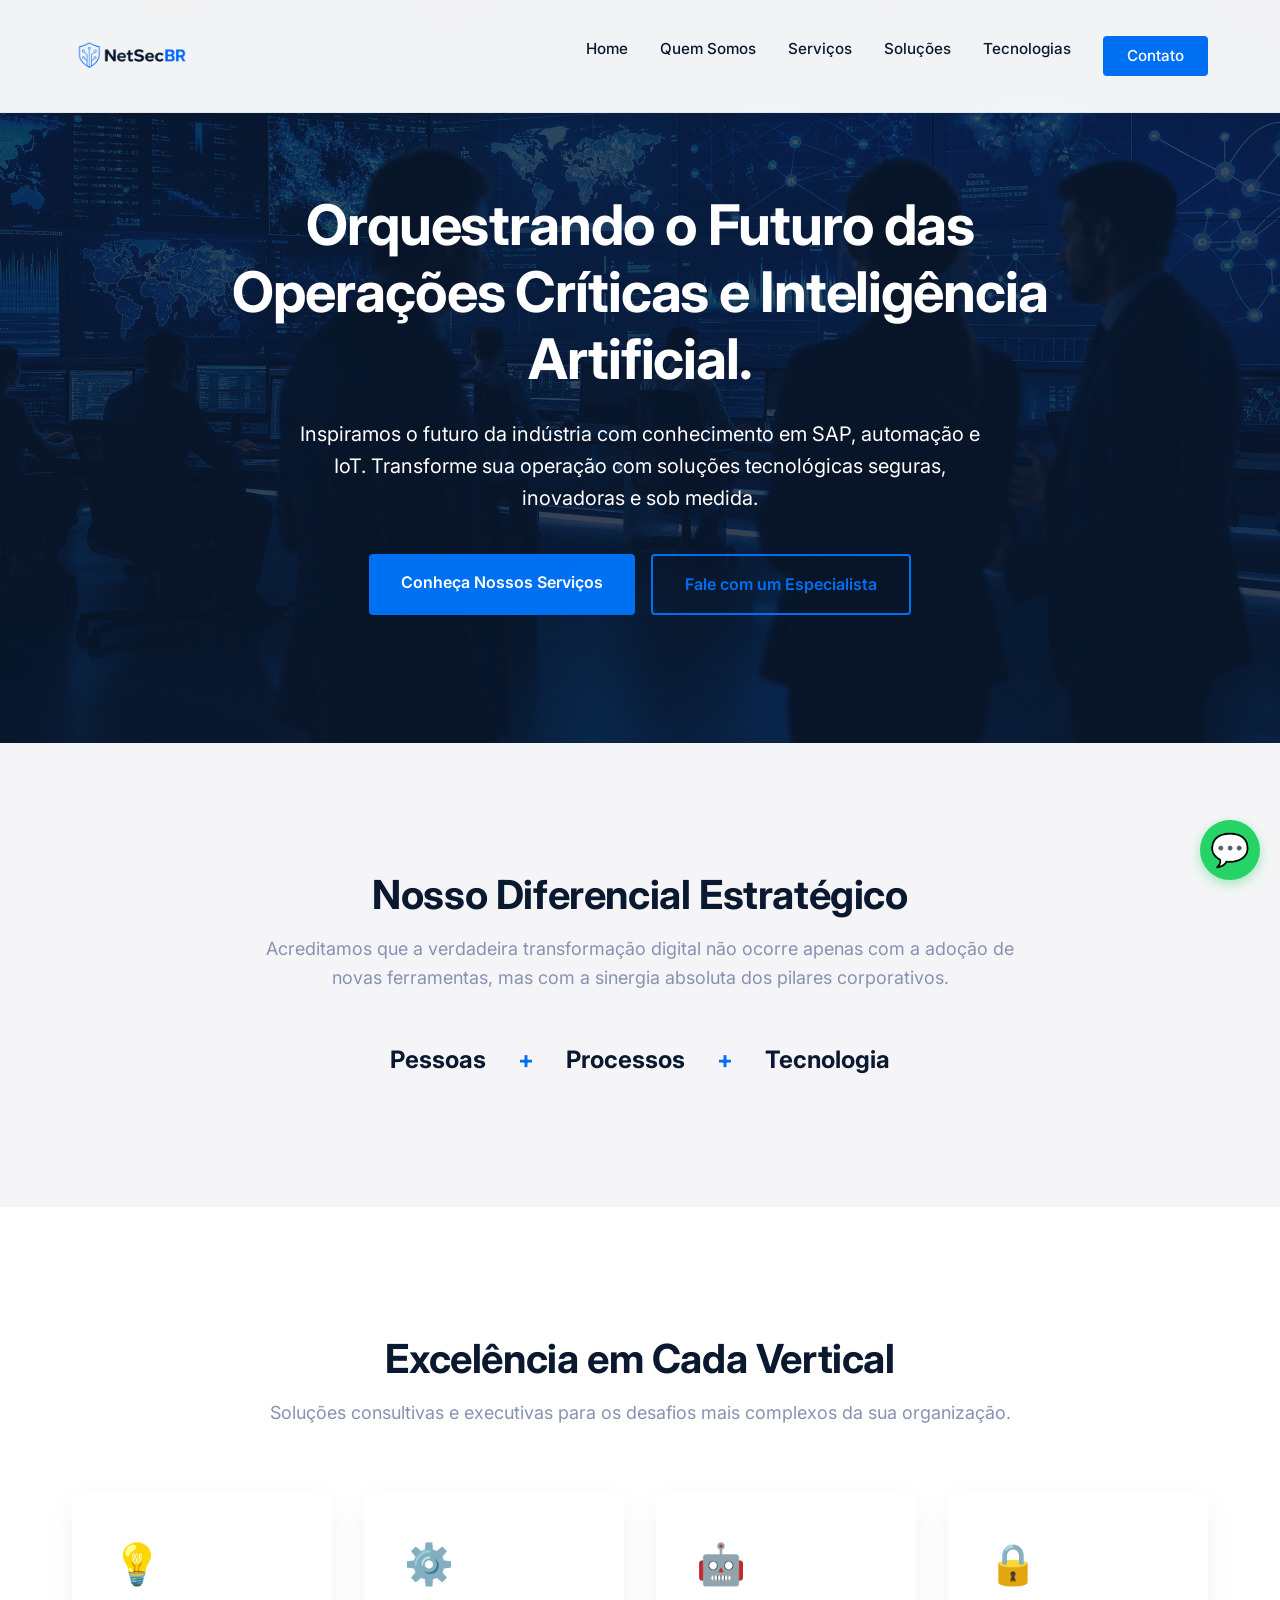
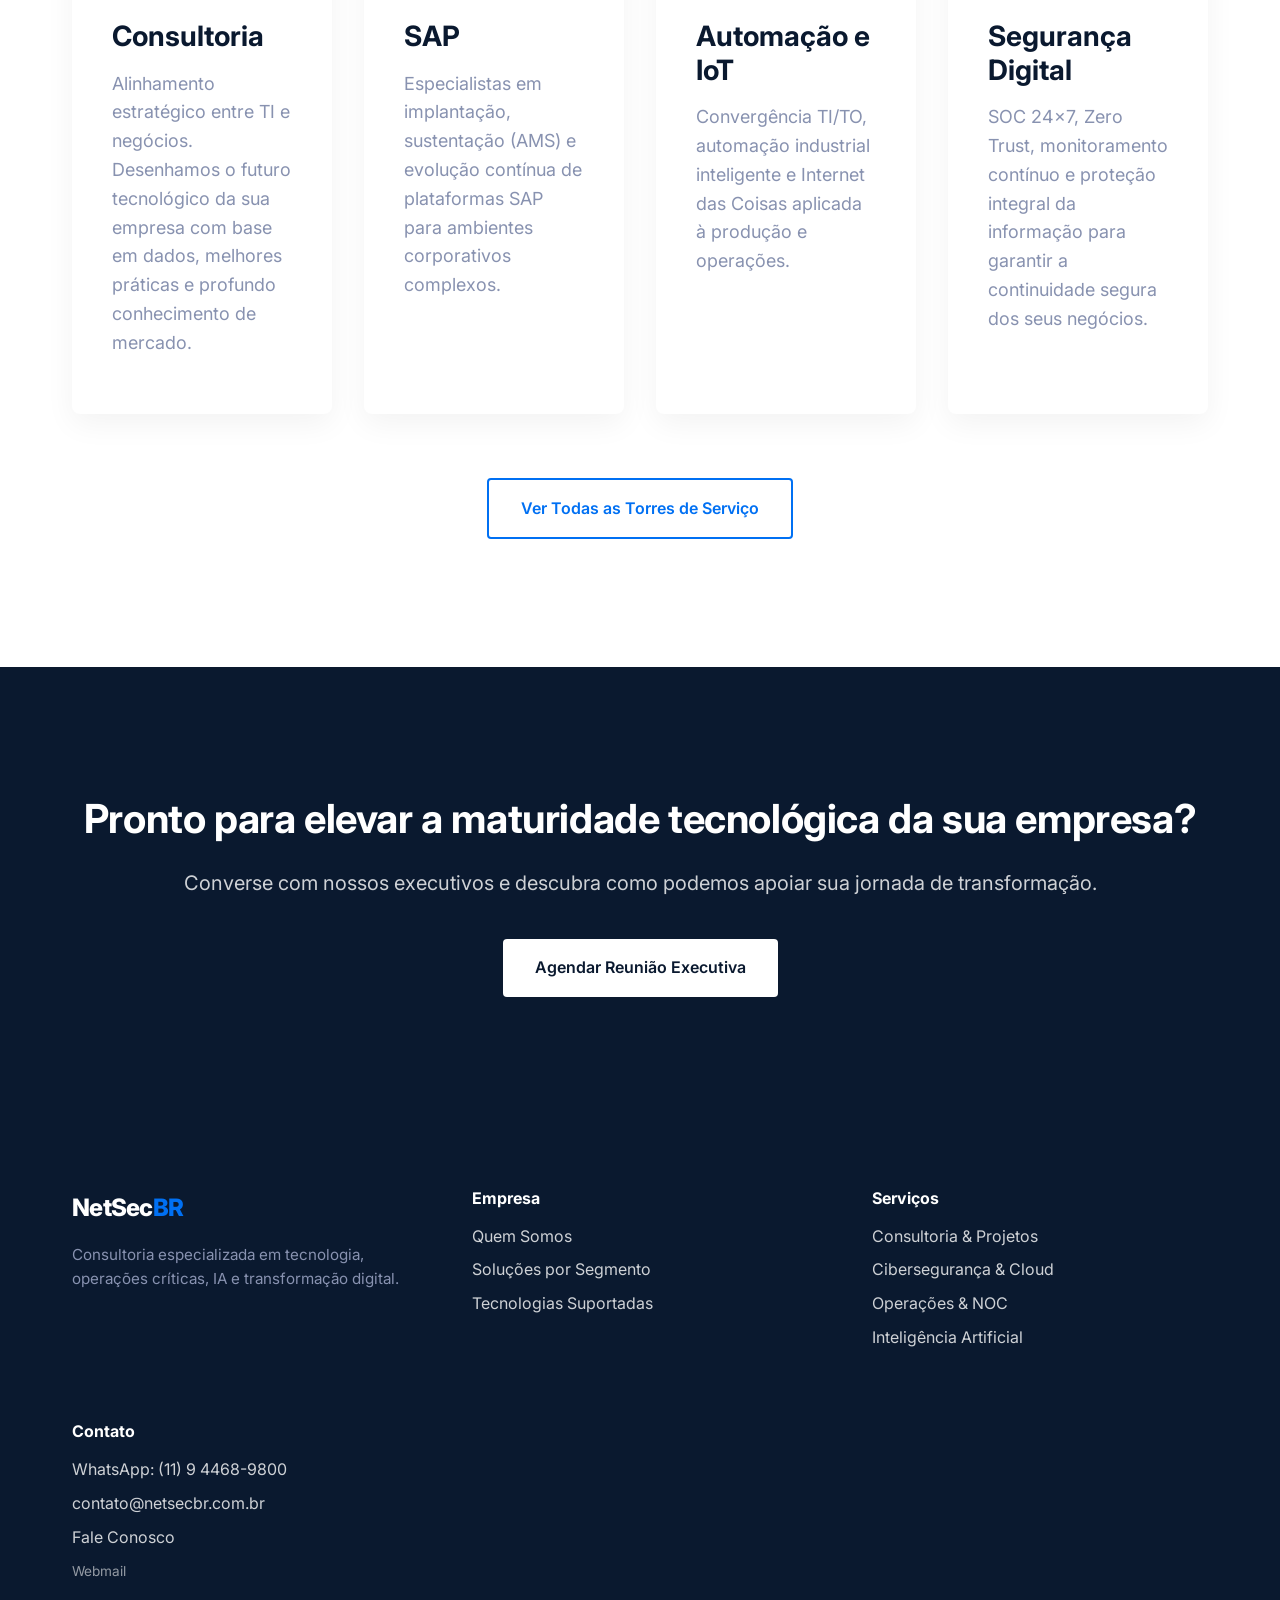
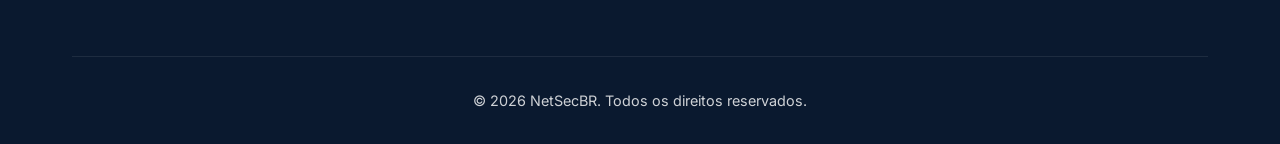
<file: website/index.html>
<!DOCTYPE html>
<html lang="pt-BR">
<head>
    <meta charset="UTF-8">
    <meta name="viewport" content="width=device-width, initial-scale=1.0">
    <title>NetSecBR | Consultoria em Tecnologia, IA e Operações Críticas</title>
    <meta name="description" content="A NetSecBR é uma consultoria boutique especializada em tecnologia, operações críticas, inteligência artificial e transformação digital para médias e grandes empresas.">
    <meta name="keywords" content="Consultoria de TI, Operações críticas de TI, Transformação digital, Cibersegurança, Inteligência artificial">
    
    <!-- Google Fonts -->
    <link rel="preconnect" href="https://fonts.googleapis.com">
    <link rel="preconnect" href="https://fonts.gstatic.com" crossorigin>
    <link href="https://fonts.googleapis.com/css2?family=Inter:wght@400;500;600;700;800&display=swap" rel="stylesheet">
    
    <!-- CSS -->
    <link rel="stylesheet" href="assets/css/style.css">
    
    <!-- Schema.org -->
    <script type="application/ld+json">
    {
      "@context": "https://schema.org",
      "@type": "Organization",
      "name": "NetSecBR",
      "url": "https://netsecbr.com.br",
      "logo": "https://netsecbr.com.br/assets/logos/logo.png",
      "description": "Consultoria especializada em tecnologia, operações críticas, inteligência artificial e transformação digital."
    }
    </script>
    
    <style>
        /* Estilos específicos da Home */
        .hero {
            background: linear-gradient(rgba(10,25,47,0.75), rgba(10,25,47,0.85)), url('assets/images/hero_banner.jpg') center/cover no-repeat;
            color: var(--color-white);
        }
        .hero h1, .hero p { color: var(--color-white); }
        .hero {
            padding: 12rem 0 8rem;
            text-align: center;
        }
        .hero h1 {
            max-width: 900px;
            margin: 0 auto 1.5rem;
        }
        .hero p {
            max-width: 700px;
            margin: 0 auto 2.5rem;
            font-size: 1.25rem;
        }
        .hero-btns {
            display: flex;
            gap: 1rem;
            justify-content: center;
        }
        
        .features-grid {
            display: grid;
            grid-template-columns: repeat(4, 1fr);
            gap: 2rem;
            margin-top: 4rem;
        }
        @media (max-width: 1200px) {
            .features-grid {
                grid-template-columns: repeat(2, 1fr);
            }
        }
        @media (max-width: 768px) {
            .features-grid {
                grid-template-columns: 1fr;
            }
        }
        .feature-card {
            background: var(--color-white);
            padding: 2.5rem;
            border-radius: 8px;
            box-shadow: 0 10px 30px rgba(0,0,0,0.05);
            transition: transform var(--transition-fast);
        }
        .feature-card:hover {
            transform: translateY(-5px);
        }
        .feature-icon {
            font-size: 2.5rem;
            color: var(--color-secondary);
            margin-bottom: 1.5rem;
        }
        
        .integration-section {
            text-align: center;
        }
        .integration-circle {
            display: flex;
            justify-content: center;
            align-items: center;
            gap: 2rem;
            margin-top: 3rem;
            font-size: 1.5rem;
            font-weight: 700;
            color: var(--color-primary);
        }
        .plus {
            color: var(--color-secondary);
        }
    </style>
</head>
<body>

    <!-- Header -->
    <header class="header">
        <div class="container nav-container">
            <a href="index.html" class="logo"><img src="assets/logos/logo_netsecbr.png" alt="NetSecBR" style="height: 80px; vertical-align: middle;"></a>
            <button class="menu-toggle">&#9776;</button>
            <nav>
                <ul class="nav-links">
                    <li><a href="index.html">Home</a></li>
                    <li><a href="sobre.html">Quem Somos</a></li>
                    <li><a href="servicos.html">Serviços</a></li>
                    <li><a href="solucoes.html">Soluções</a></li>
                    <li><a href="tecnologias.html">Tecnologias</a></li>
                    <li><a href="contato.html" class="btn btn-primary" style="padding: 0.5rem 1.5rem; color: white;">Contato</a></li>
                </ul>
            </nav>
        </div>
    </header>

    <!-- Hero Section -->
    <section class="hero">
        <div class="container">
            <h1>Orquestrando o Futuro das Operações Críticas e Inteligência Artificial.</h1>
            <p>Inspiramos o futuro da indústria com conhecimento em SAP, automação e IoT. Transforme sua operação com soluções tecnológicas seguras, inovadoras e sob medida.</p>
            <div class="hero-btns">
                <a href="servicos.html" class="btn btn-primary">Conheça Nossos Serviços</a>
                <a href="contato.html" class="btn btn-outline">Fale com um Especialista</a>
            </div>
        </div>
    </section>

    <!-- Diferencial Section -->
    <section class="section section-light integration-section">
        <div class="container">
            <h2>Nosso Diferencial Estratégico</h2>
            <p style="max-width: 800px; margin: 0 auto;">Acreditamos que a verdadeira transformação digital não ocorre apenas com a adoção de novas ferramentas, mas com a sinergia absoluta dos pilares corporativos.</p>
            
            <div class="integration-circle">
                <span>Pessoas</span>
                <span class="plus">+</span>
                <span>Processos</span>
                <span class="plus">+</span>
                <span>Tecnologia</span>
            </div>
        </div>
    </section>

    <!-- Serviços Overview Section -->
    <section class="section">
        <div class="container">
            <div style="text-align: center; margin-bottom: 3rem;">
                <h2>Excelência em Cada Vertical</h2>
                <p>Soluções consultivas e executivas para os desafios mais complexos da sua organização.</p>
            </div>
            
            <div class="features-grid">
                <div class="feature-card">
                    <div class="feature-icon">💡</div>
                    <h3>Consultoria</h3>
                    <p>Alinhamento estratégico entre TI e negócios. Desenhamos o futuro tecnológico da sua empresa com base em dados, melhores práticas e profundo conhecimento de mercado.</p>
                </div>
                <div class="feature-card">
                    <div class="feature-icon">⚙️</div>
                    <h3>SAP</h3>
                    <p>Especialistas em implantação, sustentação (AMS) e evolução contínua de plataformas SAP para ambientes corporativos complexos.</p>
                </div>
                <div class="feature-card">
                    <div class="feature-icon">🤖</div>
                    <h3>Automação e IoT</h3>
                    <p>Convergência TI/TO, automação industrial inteligente e Internet das Coisas aplicada à produção e operações.</p>
                </div>
                <div class="feature-card">
                    <div class="feature-icon">🔒</div>
                    <h3>Segurança Digital</h3>
                    <p>SOC 24x7, Zero Trust, monitoramento contínuo e proteção integral da informação para garantir a continuidade segura dos seus negócios.</p>
                </div>
            </div>
            
            <div style="text-align: center; margin-top: 4rem;">
                <a href="servicos.html" class="btn btn-outline">Ver Todas as Torres de Serviço</a>
            </div>
        </div>
    </section>

    <!-- CTA Section -->
    <section class="section section-dark" style="text-align: center;">
        <div class="container">
            <h2 style="margin-bottom: 1.5rem;">Pronto para elevar a maturidade tecnológica da sua empresa?</h2>
            <p style="margin-bottom: 2.5rem; font-size: 1.25rem;">Converse com nossos executivos e descubra como podemos apoiar sua jornada de transformação.</p>
            <a href="contato.html" class="btn btn-primary" style="background-color: var(--color-white); color: var(--color-primary);">Agendar Reunião Executiva</a>
        </div>
    </section>

    <!-- Footer -->
    <footer class="footer">
        <div class="container">
            <div class="footer-grid">
                <div class="footer-col">
                    <a href="index.html" class="logo" style="color: white;">NetSec<span style="color: var(--color-secondary);">BR</span></a>
                    <p style="margin-top: 1rem; font-size: 0.95rem;">Consultoria especializada em tecnologia, operações críticas, IA e transformação digital.</p>
                </div>
                <div class="footer-col">
                    <h4>Empresa</h4>
                    <ul>
                        <li><a href="sobre.html">Quem Somos</a></li>
                        <li><a href="solucoes.html">Soluções por Segmento</a></li>
                        <li><a href="tecnologias.html">Tecnologias Suportadas</a></li>
                    </ul>
                </div>
                <div class="footer-col">
                    <h4>Serviços</h4>
                    <ul>
                        <li><a href="servicos.html">Consultoria & Projetos</a></li>
                        <li><a href="servicos.html">Cibersegurança & Cloud</a></li>
                        <li><a href="servicos.html">Operações & NOC</a></li>
                        <li><a href="servicos.html">Inteligência Artificial</a></li>
                    </ul>
                </div>
                <div class="footer-col">
                    <h4>Contato</h4>
                    <ul>
                        <li><a href="https://wa.me/5511944689800" target="_blank">WhatsApp: (11) 9 4468-9800</a></li>
                    <li><a href="mailto:contato@netsecbr.com.br">contato@netsecbr.com.br</a></li>
                        <li><a href="contato.html">Fale Conosco</a></li>
                        <li><a href="https://titan.hostgator.com.br/login/" target="_blank" style="font-size: 0.85rem; opacity: 0.7;">Webmail</a></li>
                    </ul>
                </div>
            </div>
            <div class="footer-bottom">
                &copy; 2026 NetSecBR. Todos os direitos reservados.
            </div>
        </div>
    </footer>

    <script src="assets/js/whatsapp.js"></script>
    <script src="assets/js/menu.js"></script>
</body>
</html>
</file>
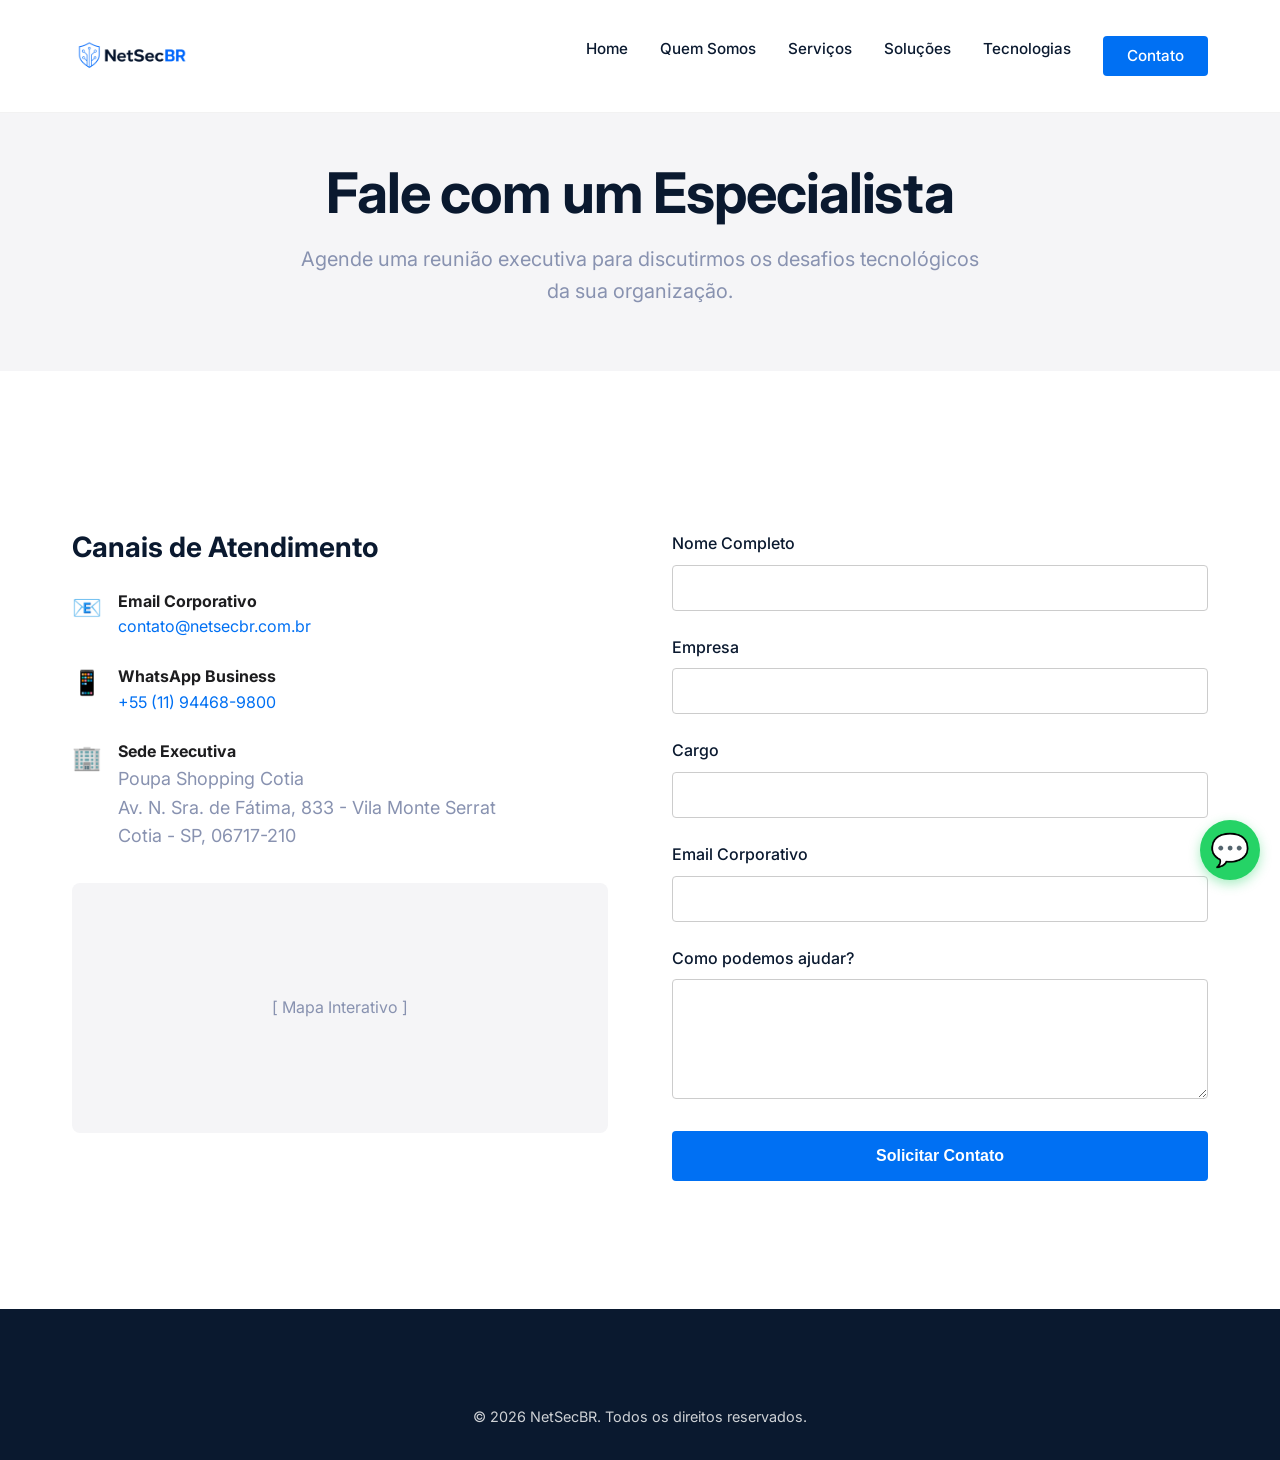
<file: website/contato.html>
<!DOCTYPE html>
<html lang="pt-BR">
<head>
    <meta charset="UTF-8">
    <meta name="viewport" content="width=device-width, initial-scale=1.0">
    <title>Contato | NetSecBR</title>
    <meta name="description" content="Fale com nossos executivos e agende uma reunião estratégica para sua empresa.">
    <link href="https://fonts.googleapis.com/css2?family=Inter:wght@400;500;600;700;800&display=swap" rel="stylesheet">
    <link rel="stylesheet" href="assets/css/style.css">
    <style>
        .page-header {
            padding: 10rem 0 4rem;
            background-color: var(--color-light-gray);
            text-align: center;
        }
        .contact-grid {
            display: grid;
            grid-template-columns: 1fr 1fr;
            gap: 4rem;
            margin-top: 2rem;
        }
        .contact-info h3 {
            color: var(--color-primary);
            margin-bottom: 1.5rem;
        }
        .info-item {
            margin-bottom: 1.5rem;
            display: flex;
            align-items: flex-start;
            gap: 1rem;
        }
        .info-icon {
            font-size: 1.5rem;
        }
        .form-group {
            margin-bottom: 1.5rem;
        }
        .form-group label {
            display: block;
            margin-bottom: 0.5rem;
            font-weight: 500;
            color: var(--color-primary);
        }
        .form-control {
            width: 100%;
            padding: 0.75rem;
            border: 1px solid #ccc;
            border-radius: 4px;
            font-family: inherit;
            font-size: 1rem;
        }
        textarea.form-control {
            resize: vertical;
            min-height: 120px;
        }
        
        @media (max-width: 768px) {
            .contact-grid { grid-template-columns: 1fr; }
        }
    </style>
</head>
<body>

    <header class="header">
        <div class="container nav-container">
            <a href="index.html" class="logo"><img src="assets/logos/logo_netsecbr.png" alt="NetSecBR" style="height: 80px; vertical-align: middle;"></a>
            <button class="menu-toggle">&#9776;</button>
            <nav>
                <ul class="nav-links">
                    <li><a href="index.html">Home</a></li>
                    <li><a href="sobre.html">Quem Somos</a></li>
                    <li><a href="servicos.html">Serviços</a></li>
                    <li><a href="solucoes.html">Soluções</a></li>
                    <li><a href="tecnologias.html">Tecnologias</a></li>
                    <li><a href="contato.html" class="btn btn-primary" style="padding: 0.5rem 1.5rem; color: white;">Contato</a></li>
                </ul>
            </nav>
        </div>
    </header>

    <div class="page-header">
        <div class="container">
            <h1>Fale com um Especialista</h1>
            <p style="max-width: 700px; margin: 0 auto; font-size: 1.25rem;">Agende uma reunião executiva para discutirmos os desafios tecnológicos da sua organização.</p>
        </div>
    </div>

    <section class="section">
        <div class="container contact-grid">
            
            <!-- Informações de Contato -->
            <div class="contact-info">
                <h3>Canais de Atendimento</h3>
                
                <div class="info-item">
                    <div class="info-icon">📧</div>
                    <div>
                        <strong>Email Corporativo</strong><br>
                        <a href="mailto:contato@netsecbr.com.br">contato@netsecbr.com.br</a>
                    </div>
                </div>
                
                <div class="info-item">
                    <div class="info-icon">📱</div>
                    <div>
                        <strong>WhatsApp Business</strong><br>
                        <a href="https://wa.me/5511944689800" target="_blank">+55 (11) 94468-9800</a>
                    </div>
                </div>
                
                <div class="info-item">
                    <div class="info-icon">🏢</div>
                    <div>
                        <strong>Sede Executiva</strong><br>
                        <p style="margin:0;">Poupa Shopping Cotia<br>Av. N. Sra. de Fátima, 833 - Vila Monte Serrat<br>Cotia - SP, 06717-210</p>
                    </div>
                </div>
                
                <div style="margin-top: 2rem; width: 100%; height: 250px; background-color: var(--color-light-gray); display: flex; align-items: center; justify-content: center; border-radius: 8px;">
                    <span style="color: var(--color-gray);">[ Mapa Interativo ]</span>
                </div>
            </div>

            <!-- Formulário -->
            <div class="contact-form">
                <form action="https://formspree.io/f/xyzpqrst" method="POST">
                    <div class="form-group">
                        <label for="name">Nome Completo</label>
                        <input type="text" id="name" name="name" class="form-control" required>
                    </div>
                    
                    <div class="form-group">
                        <label for="empresa">Empresa</label>
                        <input type="text" id="empresa" name="empresa" class="form-control" required>
                    </div>
                    
                    <div class="form-group">
                        <label for="cargo">Cargo</label>
                        <input type="text" id="cargo" name="cargo" class="form-control" required>
                    </div>
                    
                    <div class="form-group">
                        <label for="email">Email Corporativo</label>
                        <input type="email" id="email" name="email" class="form-control" required>
                    </div>
                    
                    <div class="form-group">
                        <label for="message">Como podemos ajudar?</label>
                        <textarea id="message" name="message" class="form-control" required></textarea>
                    </div>
                    
                    <button type="submit" class="btn btn-primary" style="width: 100%;">Solicitar Contato</button>
                </form>
            </div>

        </div>
    </section>

    <!-- Footer reduzido -->
    <footer class="footer">
        <div class="container">
            <div class="footer-bottom" style="border-top: none;">
                &copy; 2026 NetSecBR. Todos os direitos reservados.
            </div>
        </div>
    </footer>

    <script src="assets/js/whatsapp.js"></script>
    <script src="assets/js/menu.js"></script>
</body>
</html>
</file>
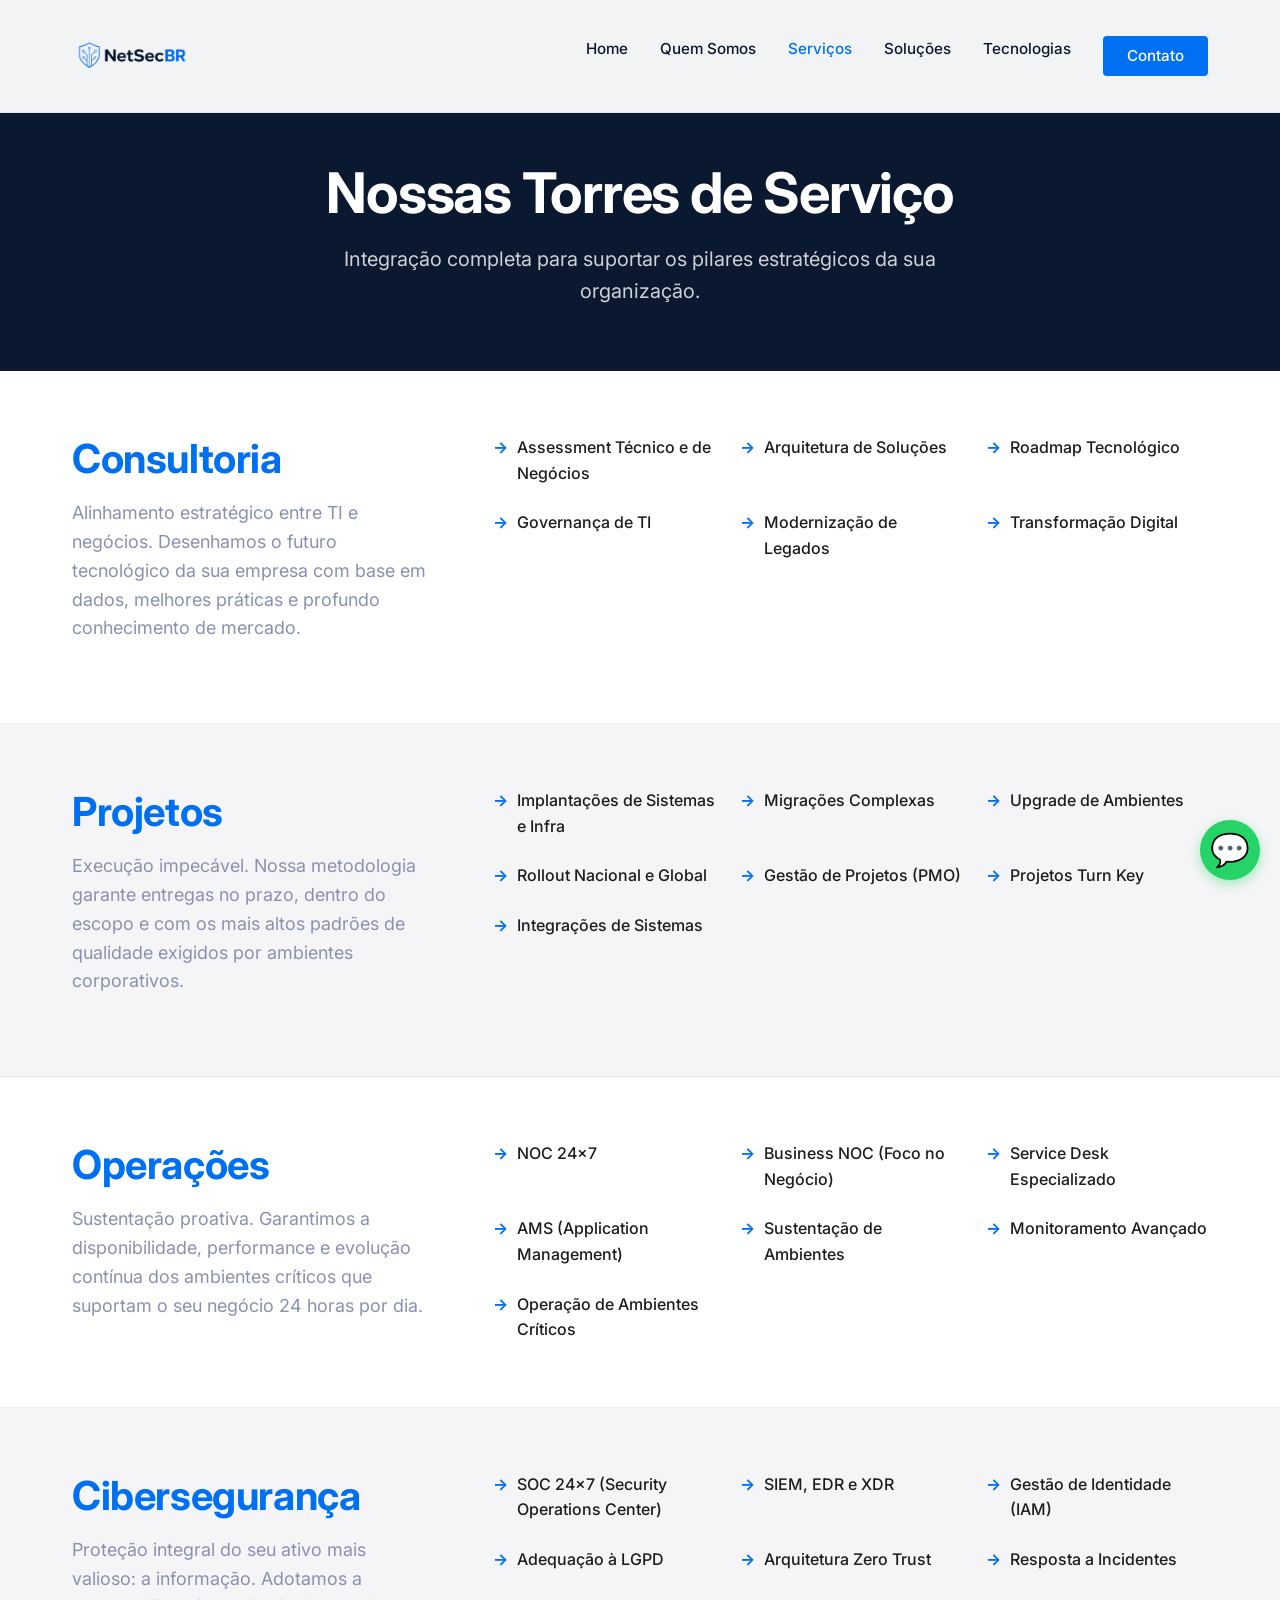
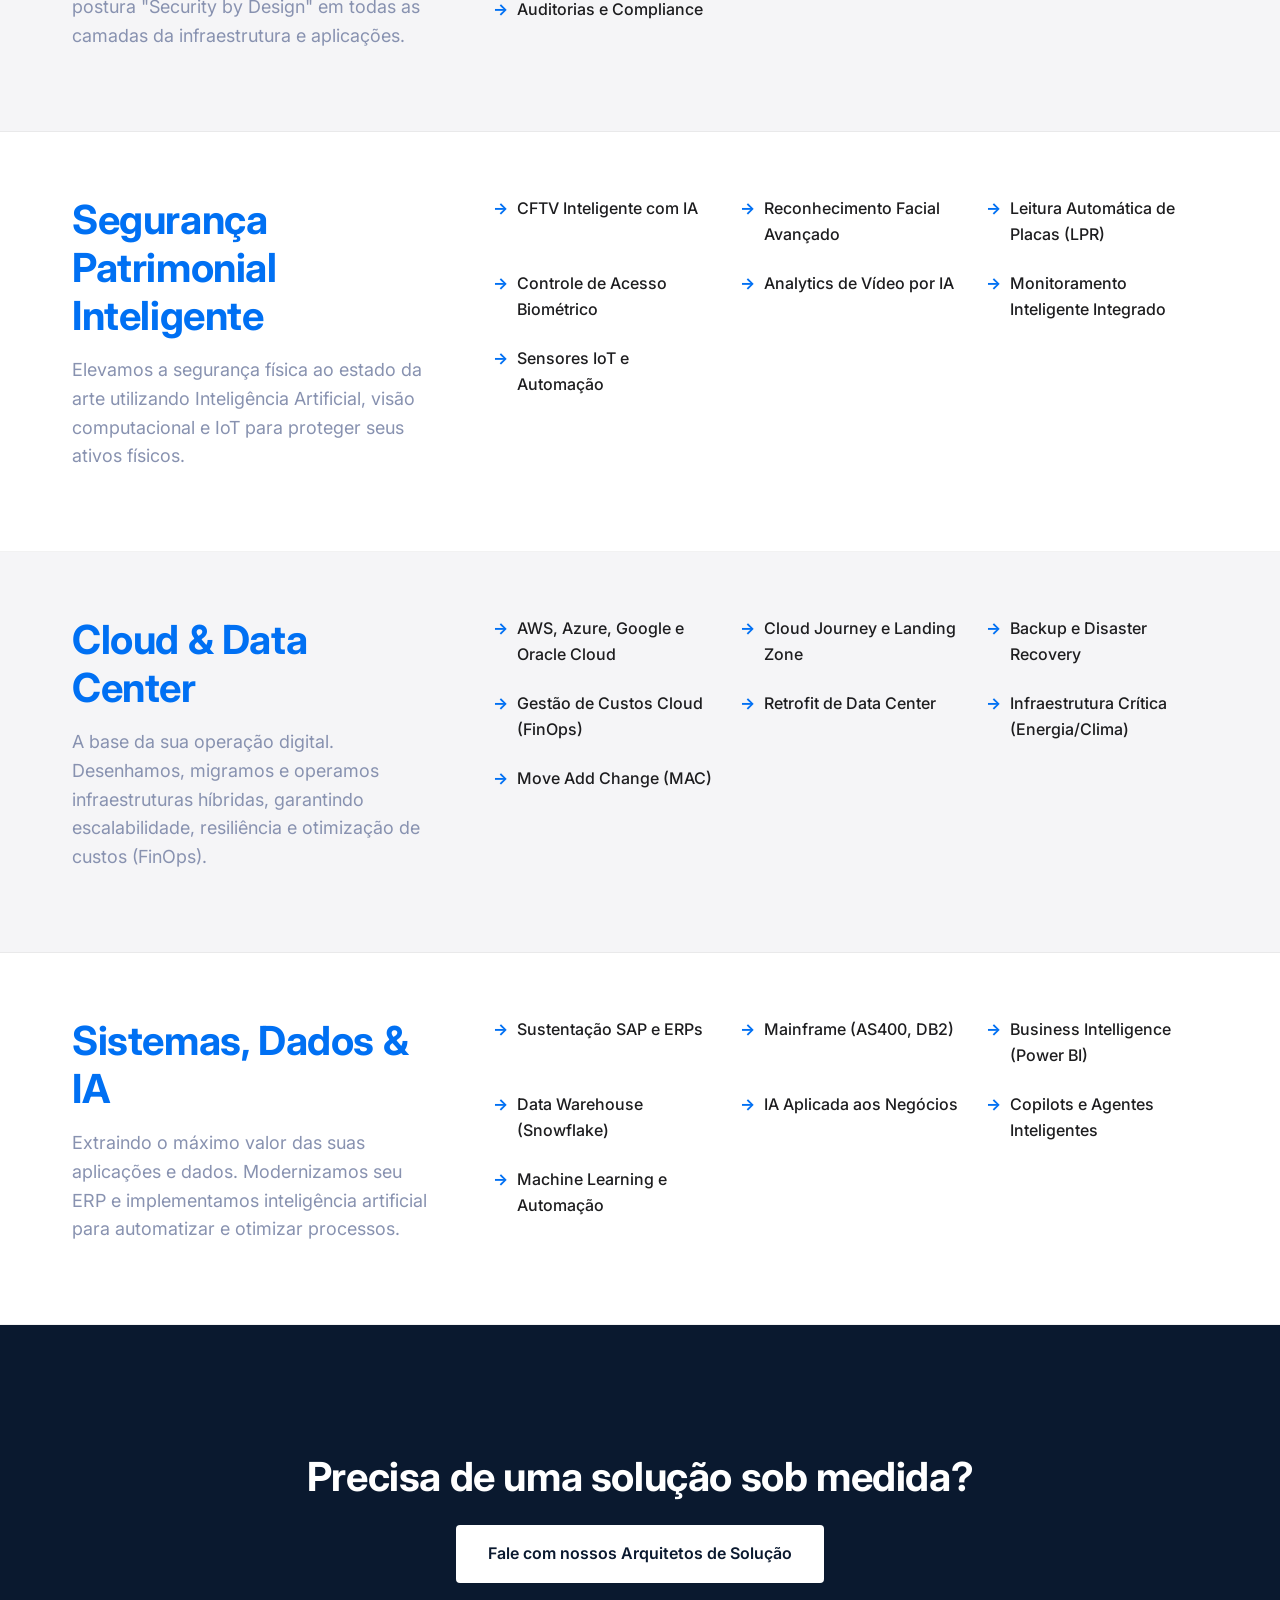
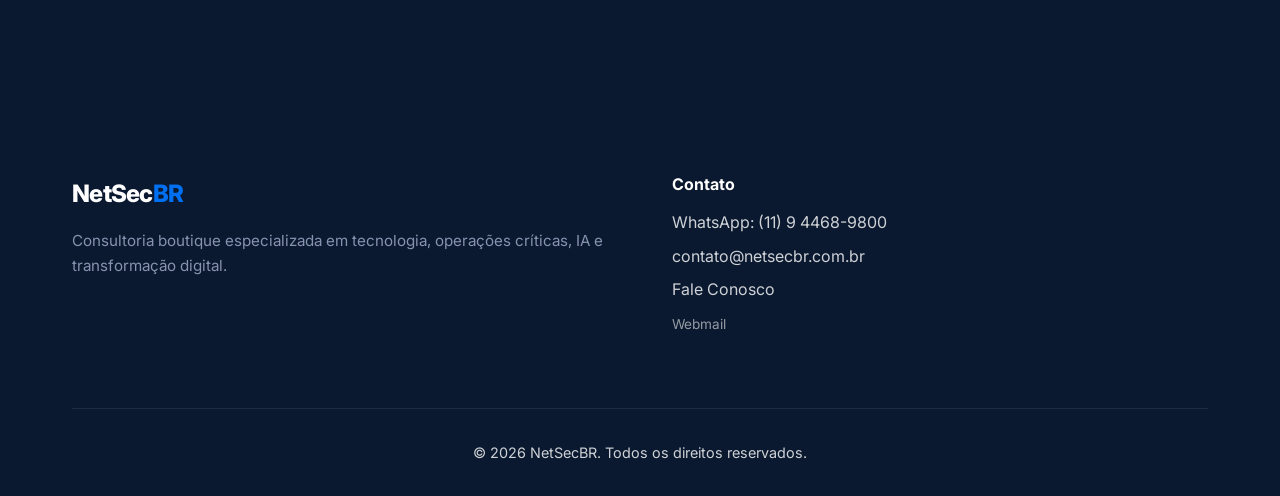
<file: website/servicos.html>
<!DOCTYPE html>
<html lang="pt-BR">
<head>
    <meta charset="UTF-8">
    <meta name="viewport" content="width=device-width, initial-scale=1.0">
    <title>Serviços | NetSecBR</title>
    <meta name="description" content="Conheça nossas torres de serviço: Consultoria, Projetos, Operações, Cibersegurança, Cloud, IA e mais.">
    <link href="https://fonts.googleapis.com/css2?family=Inter:wght@400;500;600;700;800&display=swap" rel="stylesheet">
    <link rel="stylesheet" href="assets/css/style.css">
    <style>
        .page-header {
            padding: 10rem 0 4rem;
            background-color: var(--color-primary);
            color: var(--color-white);
            text-align: center;
        }
        .page-header h1 { color: var(--color-white); }
        .page-header p { color: rgba(255,255,255,0.8); }
        
        .service-tower {
            padding: 4rem 0;
            border-bottom: 1px solid rgba(0,0,0,0.05);
        }
        .service-tower:nth-child(even) {
            background-color: var(--color-light-gray);
        }
        .tower-grid {
            display: grid;
            grid-template-columns: 1fr 2fr;
            gap: 4rem;
            align-items: start;
        }
        .tower-info h2 {
            color: var(--color-secondary);
            margin-bottom: 1rem;
        }
        .tower-list {
            display: grid;
            grid-template-columns: repeat(auto-fit, minmax(200px, 1fr));
            gap: 1.5rem;
            list-style: none;
        }
        .tower-list li {
            position: relative;
            padding-left: 1.5rem;
            font-weight: 500;
            color: var(--color-dark-gray);
        }
        .tower-list li::before {
            content: "→";
            position: absolute;
            left: 0;
            color: var(--color-secondary);
            font-weight: bold;
        }
        
        @media (max-width: 768px) {
            .tower-grid { grid-template-columns: 1fr; gap: 2rem; }
        }
    </style>
</head>
<body>

    <header class="header">
        <div class="container nav-container">
            <a href="index.html" class="logo"><img src="assets/logos/logo_netsecbr.png" alt="NetSecBR" style="height: 80px; vertical-align: middle;"></a>
            <button class="menu-toggle">&#9776;</button>
            <nav>
                <ul class="nav-links">
                    <li><a href="index.html">Home</a></li>
                    <li><a href="sobre.html">Quem Somos</a></li>
                    <li><a href="servicos.html" style="color: var(--color-secondary);">Serviços</a></li>
                    <li><a href="solucoes.html">Soluções</a></li>
                    <li><a href="tecnologias.html">Tecnologias</a></li>
                    <li><a href="contato.html" class="btn btn-primary" style="padding: 0.5rem 1.5rem; color: white;">Contato</a></li>
                </ul>
            </nav>
        </div>
    </header>

    <div class="page-header">
        <div class="container">
            <h1>Nossas Torres de Serviço</h1>
            <p style="max-width: 700px; margin: 0 auto; font-size: 1.25rem;">Integração completa para suportar os pilares estratégicos da sua organização.</p>
        </div>
    </div>

    <!-- Consultoria -->
    <section class="service-tower">
        <div class="container tower-grid">
            <div class="tower-info">
                <h2>Consultoria</h2>
                <p>Alinhamento estratégico entre TI e negócios. Desenhamos o futuro tecnológico da sua empresa com base em dados, melhores práticas e profundo conhecimento de mercado.</p>
            </div>
            <ul class="tower-list">
                <li>Assessment Técnico e de Negócios</li>
                <li>Arquitetura de Soluções</li>
                <li>Roadmap Tecnológico</li>
                <li>Governança de TI</li>
                <li>Modernização de Legados</li>
                <li>Transformação Digital</li>
            </ul>
        </div>
    </section>

    <!-- Projetos -->
    <section class="service-tower">
        <div class="container tower-grid">
            <div class="tower-info">
                <h2>Projetos</h2>
                <p>Execução impecável. Nossa metodologia garante entregas no prazo, dentro do escopo e com os mais altos padrões de qualidade exigidos por ambientes corporativos.</p>
            </div>
            <ul class="tower-list">
                <li>Implantações de Sistemas e Infra</li>
                <li>Migrações Complexas</li>
                <li>Upgrade de Ambientes</li>
                <li>Rollout Nacional e Global</li>
                <li>Gestão de Projetos (PMO)</li>
                <li>Projetos Turn Key</li>
                <li>Integrações de Sistemas</li>
            </ul>
        </div>
    </section>

    <!-- Operações -->
    <section class="service-tower">
        <div class="container tower-grid">
            <div class="tower-info">
                <h2>Operações</h2>
                <p>Sustentação proativa. Garantimos a disponibilidade, performance e evolução contínua dos ambientes críticos que suportam o seu negócio 24 horas por dia.</p>
            </div>
            <ul class="tower-list">
                <li>NOC 24x7</li>
                <li>Business NOC (Foco no Negócio)</li>
                <li>Service Desk Especializado</li>
                <li>AMS (Application Management)</li>
                <li>Sustentação de Ambientes</li>
                <li>Monitoramento Avançado</li>
                <li>Operação de Ambientes Críticos</li>
            </ul>
        </div>
    </section>

    <!-- Cibersegurança -->
    <section class="service-tower">
        <div class="container tower-grid">
            <div class="tower-info">
                <h2>Cibersegurança</h2>
                <p>Proteção integral do seu ativo mais valioso: a informação. Adotamos a postura "Security by Design" em todas as camadas da infraestrutura e aplicações.</p>
            </div>
            <ul class="tower-list">
                <li>SOC 24x7 (Security Operations Center)</li>
                <li>SIEM, EDR e XDR</li>
                <li>Gestão de Identidade (IAM)</li>
                <li>Adequação à LGPD</li>
                <li>Arquitetura Zero Trust</li>
                <li>Resposta a Incidentes</li>
                <li>Auditorias e Compliance</li>
            </ul>
        </div>
    </section>

    <!-- Segurança Patrimonial Inteligente -->
    <section class="service-tower">
        <div class="container tower-grid">
            <div class="tower-info">
                <h2>Segurança Patrimonial Inteligente</h2>
                <p>Elevamos a segurança física ao estado da arte utilizando Inteligência Artificial, visão computacional e IoT para proteger seus ativos físicos.</p>
            </div>
            <ul class="tower-list">
                <li>CFTV Inteligente com IA</li>
                <li>Reconhecimento Facial Avançado</li>
                <li>Leitura Automática de Placas (LPR)</li>
                <li>Controle de Acesso Biométrico</li>
                <li>Analytics de Vídeo por IA</li>
                <li>Monitoramento Inteligente Integrado</li>
                <li>Sensores IoT e Automação</li>
            </ul>
        </div>
    </section>

    <!-- Cloud & Data Center -->
    <section class="service-tower">
        <div class="container tower-grid">
            <div class="tower-info">
                <h2>Cloud & Data Center</h2>
                <p>A base da sua operação digital. Desenhamos, migramos e operamos infraestruturas híbridas, garantindo escalabilidade, resiliência e otimização de custos (FinOps).</p>
            </div>
            <ul class="tower-list">
                <li>AWS, Azure, Google e Oracle Cloud</li>
                <li>Cloud Journey e Landing Zone</li>
                <li>Backup e Disaster Recovery</li>
                <li>Gestão de Custos Cloud (FinOps)</li>
                <li>Retrofit de Data Center</li>
                <li>Infraestrutura Crítica (Energia/Clima)</li>
                <li>Move Add Change (MAC)</li>
            </ul>
        </div>
    </section>

    <!-- Sistemas Corporativos & Dados -->
    <section class="service-tower">
        <div class="container tower-grid">
            <div class="tower-info">
                <h2>Sistemas, Dados & IA</h2>
                <p>Extraindo o máximo valor das suas aplicações e dados. Modernizamos seu ERP e implementamos inteligência artificial para automatizar e otimizar processos.</p>
            </div>
            <ul class="tower-list">
                <li>Sustentação SAP e ERPs</li>
                <li>Mainframe (AS400, DB2)</li>
                <li>Business Intelligence (Power BI)</li>
                <li>Data Warehouse (Snowflake)</li>
                <li>IA Aplicada aos Negócios</li>
                <li>Copilots e Agentes Inteligentes</li>
                <li>Machine Learning e Automação</li>
            </ul>
        </div>
    </section>

    <section class="section section-dark" style="text-align: center;">
        <div class="container">
            <h2 style="margin-bottom: 1.5rem;">Precisa de uma solução sob medida?</h2>
            <a href="contato.html" class="btn btn-primary" style="background-color: var(--color-white); color: var(--color-primary);">Fale com nossos Arquitetos de Solução</a>
        </div>
    </section>

    <!-- Footer -->
    <footer class="footer">
        <div class="container">
            <div class="footer-grid">
                <div class="footer-col">
                    <a href="index.html" class="logo" style="color: white;">NetSec<span style="color: var(--color-secondary);">BR</span></a>
                    <p style="margin-top: 1rem; font-size: 0.95rem;">Consultoria boutique especializada em tecnologia, operações críticas, IA e transformação digital.</p>
                </div>
                <div class="footer-col">
                    <h4>Contato</h4>
                    <ul>
                        <li><a href="https://wa.me/5511944689800" target="_blank">WhatsApp: (11) 9 4468-9800</a></li>
                    <li><a href="mailto:contato@netsecbr.com.br">contato@netsecbr.com.br</a></li>
                        <li><a href="contato.html">Fale Conosco</a></li>
                        <li><a href="https://titan.hostgator.com.br/login/" target="_blank" style="font-size: 0.85rem; opacity: 0.7;">Webmail</a></li>
                    </ul>
                </div>
            </div>
            <div class="footer-bottom">
                &copy; 2026 NetSecBR. Todos os direitos reservados.
            </div>
        </div>
    </footer>

    <script src="assets/js/whatsapp.js"></script>
    <script src="assets/js/menu.js"></script>
</body>
</html>
</file>
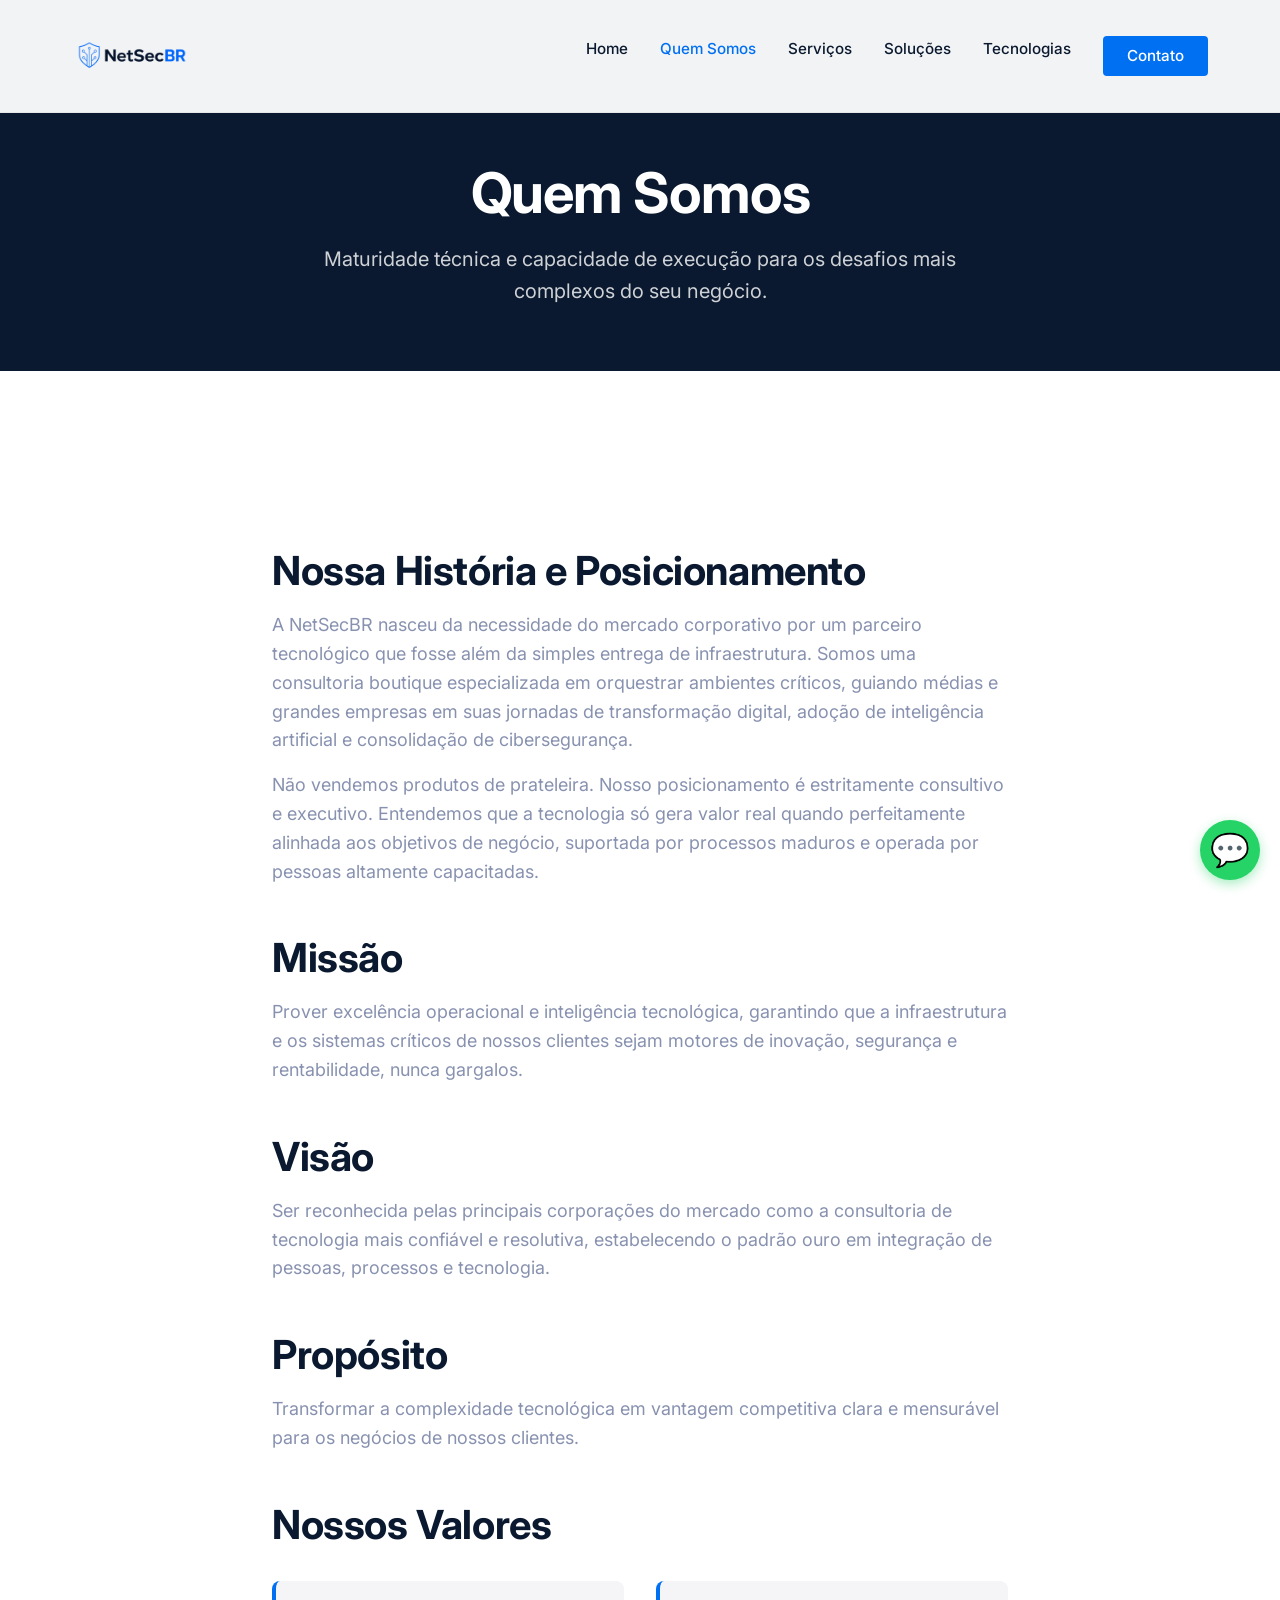
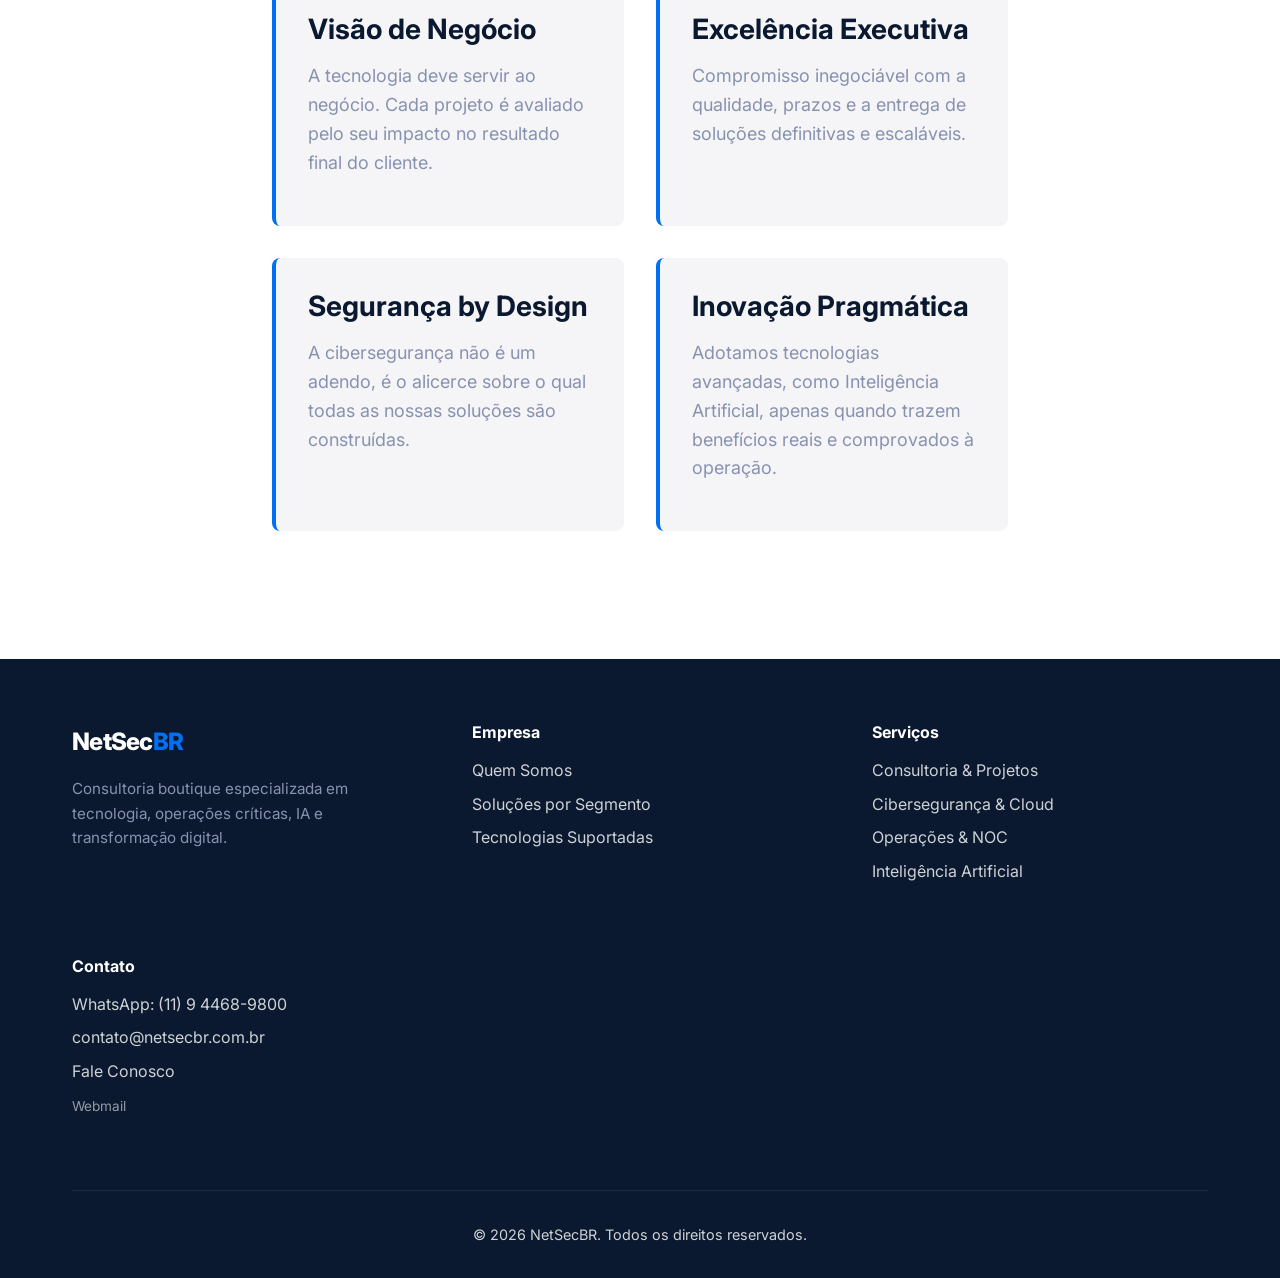
<file: website/sobre.html>
<!DOCTYPE html>
<html lang="pt-BR">
<head>
    <meta charset="UTF-8">
    <meta name="viewport" content="width=device-width, initial-scale=1.0">
    <title>Quem Somos | NetSecBR</title>
    <meta name="description" content="Conheça a história, missão, visão e o posicionamento executivo da NetSecBR.">
    <link href="https://fonts.googleapis.com/css2?family=Inter:wght@400;500;600;700;800&display=swap" rel="stylesheet">
    <link rel="stylesheet" href="assets/css/style.css">
    <style>
        .page-header {
            padding: 10rem 0 4rem;
            background-color: var(--color-primary);
            color: var(--color-white);
            text-align: center;
        }
        .page-header h1 { color: var(--color-white); }
        .page-header p { color: rgba(255,255,255,0.8); }
        .content-block {
            max-width: 800px;
            margin: 0 auto;
        }
        .content-block h2 {
            margin-top: 3rem;
            color: var(--color-primary);
        }
        .values-grid {
            display: grid;
            grid-template-columns: repeat(auto-fit, minmax(250px, 1fr));
            gap: 2rem;
            margin-top: 2rem;
        }
        .value-card {
            background: var(--color-light-gray);
            padding: 2rem;
            border-radius: 8px;
            border-left: 4px solid var(--color-secondary);
        }
    </style>
</head>
<body>

    <!-- Header (mesmo do index) -->
    <header class="header">
        <div class="container nav-container">
            <a href="index.html" class="logo"><img src="assets/logos/logo_netsecbr.png" alt="NetSecBR" style="height: 80px; vertical-align: middle;"></a>
            <button class="menu-toggle">&#9776;</button>
            <nav>
                <ul class="nav-links">
                    <li><a href="index.html">Home</a></li>
                    <li><a href="sobre.html" style="color: var(--color-secondary);">Quem Somos</a></li>
                    <li><a href="servicos.html">Serviços</a></li>
                    <li><a href="solucoes.html">Soluções</a></li>
                    <li><a href="tecnologias.html">Tecnologias</a></li>
                    <li><a href="contato.html" class="btn btn-primary" style="padding: 0.5rem 1.5rem; color: white;">Contato</a></li>
                </ul>
            </nav>
        </div>
    </header>

    <div class="page-header">
        <div class="container">
            <h1>Quem Somos</h1>
            <p style="max-width: 700px; margin: 0 auto; font-size: 1.25rem;">Maturidade técnica e capacidade de execução para os desafios mais complexos do seu negócio.</p>
        </div>
    </div>

    <section class="section">
        <div class="container content-block">
            <h2>Nossa História e Posicionamento</h2>
            <p>A NetSecBR nasceu da necessidade do mercado corporativo por um parceiro tecnológico que fosse além da simples entrega de infraestrutura. Somos uma consultoria boutique especializada em orquestrar ambientes críticos, guiando médias e grandes empresas em suas jornadas de transformação digital, adoção de inteligência artificial e consolidação de cibersegurança.</p>
            <p>Não vendemos produtos de prateleira. Nosso posicionamento é estritamente consultivo e executivo. Entendemos que a tecnologia só gera valor real quando perfeitamente alinhada aos objetivos de negócio, suportada por processos maduros e operada por pessoas altamente capacitadas.</p>

            <h2>Missão</h2>
            <p>Prover excelência operacional e inteligência tecnológica, garantindo que a infraestrutura e os sistemas críticos de nossos clientes sejam motores de inovação, segurança e rentabilidade, nunca gargalos.</p>

            <h2>Visão</h2>
            <p>Ser reconhecida pelas principais corporações do mercado como a consultoria de tecnologia mais confiável e resolutiva, estabelecendo o padrão ouro em integração de pessoas, processos e tecnologia.</p>

            <h2>Propósito</h2>
            <p>Transformar a complexidade tecnológica em vantagem competitiva clara e mensurável para os negócios de nossos clientes.</p>

            <h2>Nossos Valores</h2>
            <div class="values-grid">
                <div class="value-card">
                    <h3>Visão de Negócio</h3>
                    <p>A tecnologia deve servir ao negócio. Cada projeto é avaliado pelo seu impacto no resultado final do cliente.</p>
                </div>
                <div class="value-card">
                    <h3>Excelência Executiva</h3>
                    <p>Compromisso inegociável com a qualidade, prazos e a entrega de soluções definitivas e escaláveis.</p>
                </div>
                <div class="value-card">
                    <h3>Segurança by Design</h3>
                    <p>A cibersegurança não é um adendo, é o alicerce sobre o qual todas as nossas soluções são construídas.</p>
                </div>
                <div class="value-card">
                    <h3>Inovação Pragmática</h3>
                    <p>Adotamos tecnologias avançadas, como Inteligência Artificial, apenas quando trazem benefícios reais e comprovados à operação.</p>
                </div>
            </div>
        </div>
    </section>

    <!-- Footer (mesmo do index) -->
    <footer class="footer">
        <div class="container">
            <div class="footer-grid">
                <div class="footer-col">
                    <a href="index.html" class="logo" style="color: white;">NetSec<span style="color: var(--color-secondary);">BR</span></a>
                    <p style="margin-top: 1rem; font-size: 0.95rem;">Consultoria boutique especializada em tecnologia, operações críticas, IA e transformação digital.</p>
                </div>
                <div class="footer-col">
                    <h4>Empresa</h4>
                    <ul>
                        <li><a href="sobre.html">Quem Somos</a></li>
                        <li><a href="solucoes.html">Soluções por Segmento</a></li>
                        <li><a href="tecnologias.html">Tecnologias Suportadas</a></li>
                    </ul>
                </div>
                <div class="footer-col">
                    <h4>Serviços</h4>
                    <ul>
                        <li><a href="servicos.html">Consultoria & Projetos</a></li>
                        <li><a href="servicos.html">Cibersegurança & Cloud</a></li>
                        <li><a href="servicos.html">Operações & NOC</a></li>
                        <li><a href="servicos.html">Inteligência Artificial</a></li>
                    </ul>
                </div>
                <div class="footer-col">
                    <h4>Contato</h4>
                    <ul>
                        <li><a href="https://wa.me/5511944689800" target="_blank">WhatsApp: (11) 9 4468-9800</a></li>
                    <li><a href="mailto:contato@netsecbr.com.br">contato@netsecbr.com.br</a></li>
                        <li><a href="contato.html">Fale Conosco</a></li>
                        <li><a href="https://titan.hostgator.com.br/login/" target="_blank" style="font-size: 0.85rem; opacity: 0.7;">Webmail</a></li>
                    </ul>
                </div>
            </div>
            <div class="footer-bottom">
                &copy; 2026 NetSecBR. Todos os direitos reservados.
            </div>
        </div>
    </footer>

    <script src="assets/js/whatsapp.js"></script>
    <script src="assets/js/menu.js"></script>
</body>
</html>
</file>
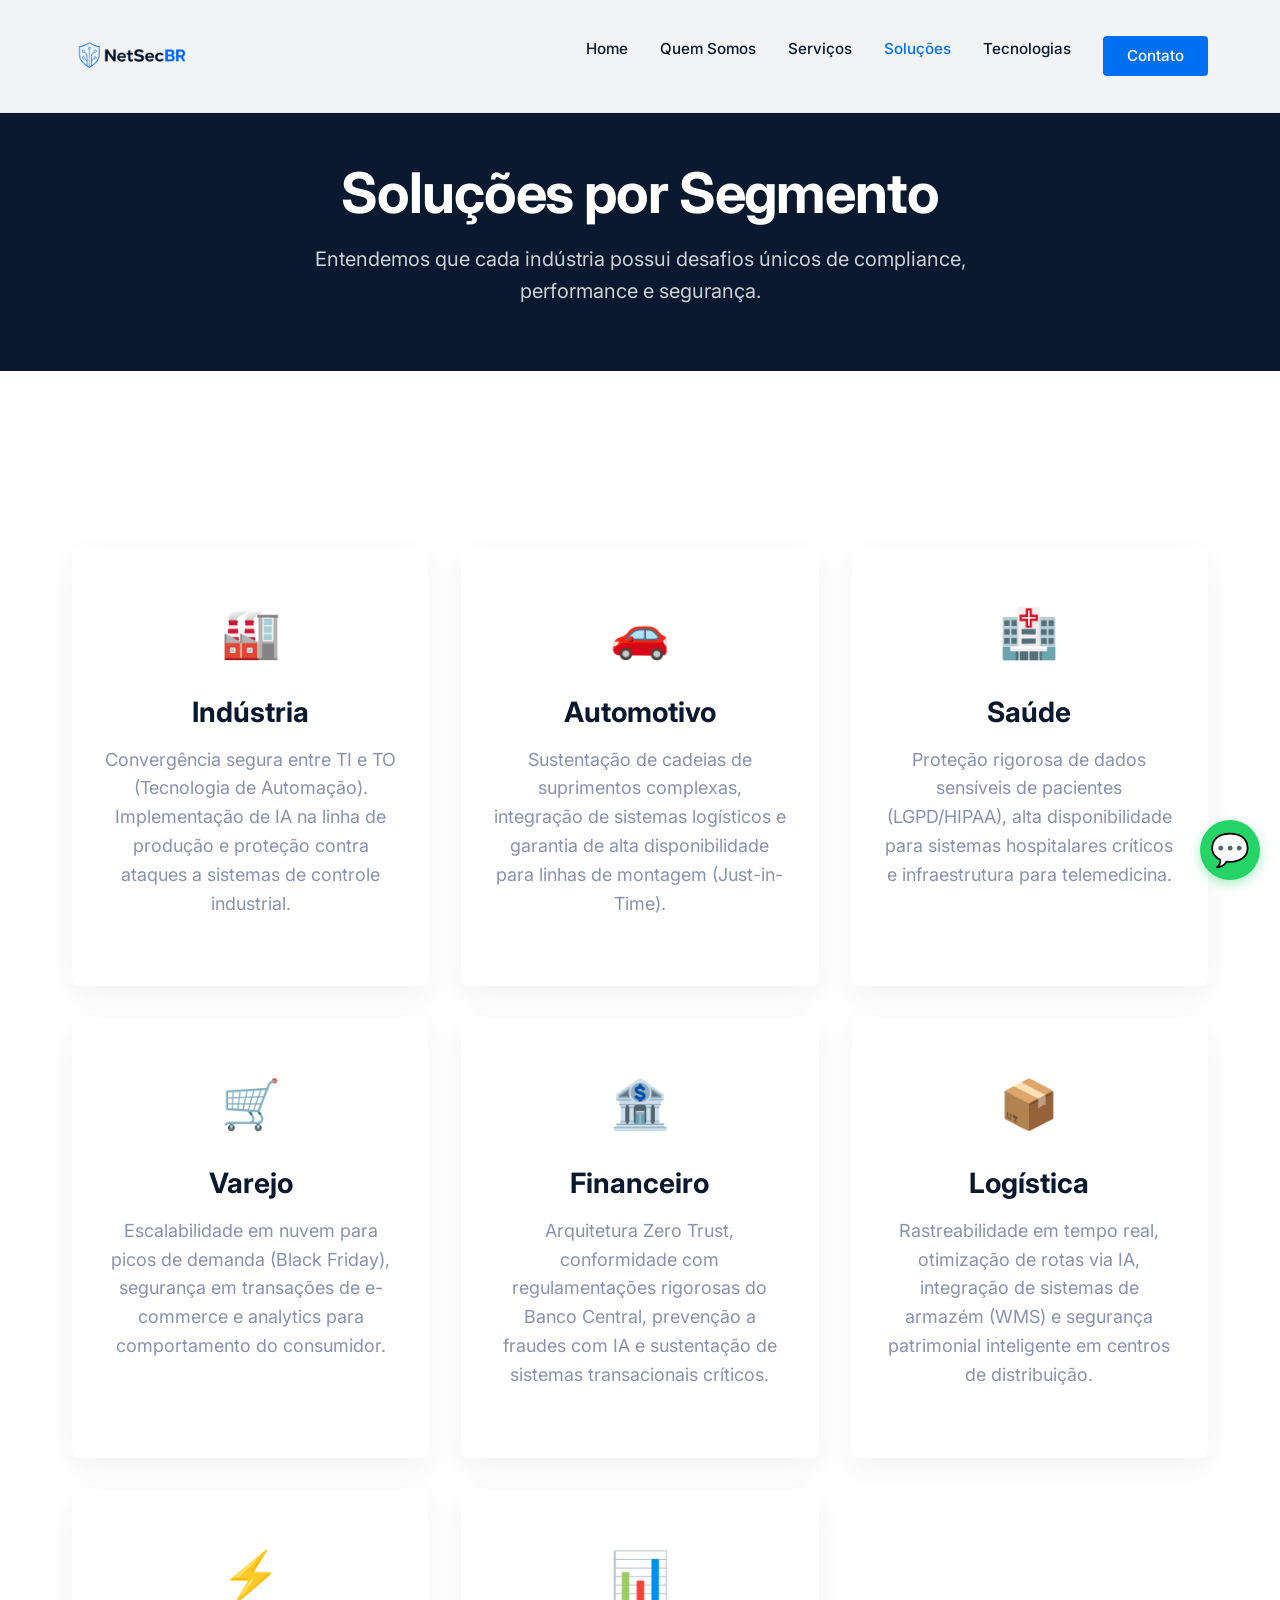
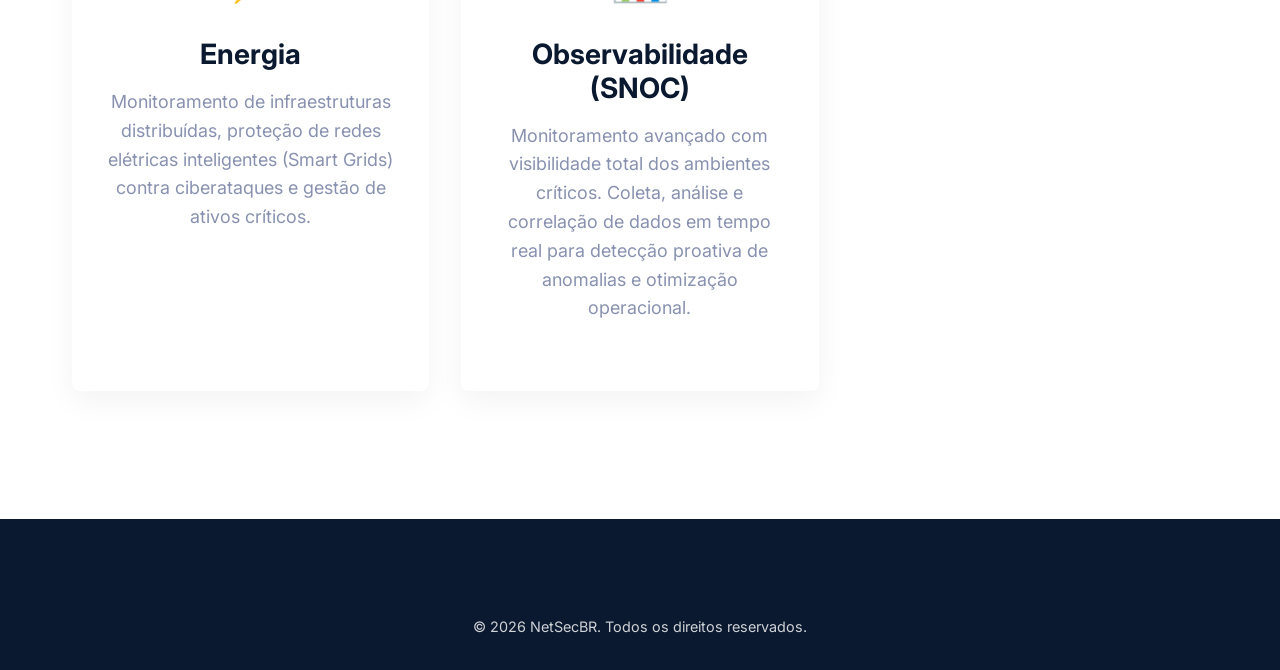
<file: website/solucoes.html>
<!DOCTYPE html>
<html lang="pt-BR">
<head>
    <meta charset="UTF-8">
    <meta name="viewport" content="width=device-width, initial-scale=1.0">
    <title>Soluções por Segmento | NetSecBR</title>
    <meta name="description" content="Soluções tecnológicas desenhadas especificamente para os desafios do seu setor de atuação.">
    <link href="https://fonts.googleapis.com/css2?family=Inter:wght@400;500;600;700;800&display=swap" rel="stylesheet">
    <link rel="stylesheet" href="assets/css/style.css">
    <style>
        .page-header {
            padding: 10rem 0 4rem;
            background-color: var(--color-primary);
            color: var(--color-white);
            text-align: center;
        }
        .page-header h1 { color: var(--color-white); }
        .page-header p { color: rgba(255,255,255,0.8); }
        .segments-grid {
            display: grid;
            grid-template-columns: repeat(auto-fit, minmax(300px, 1fr));
            gap: 2rem;
            margin-top: 3rem;
        }
        .segment-card {
            background: var(--color-white);
            padding: 3rem 2rem;
            border-radius: 8px;
            box-shadow: 0 10px 30px rgba(0,0,0,0.05);
            text-align: center;
            border-bottom: 4px solid transparent;
            transition: all var(--transition-fast);
        }
        .segment-card:hover {
            transform: translateY(-5px);
            border-bottom-color: var(--color-secondary);
        }
        .segment-icon {
            font-size: 3rem;
            margin-bottom: 1.5rem;
        }
        .segment-card h3 {
            color: var(--color-primary);
            margin-bottom: 1rem;
        }
    </style>
</head>
<body>

    <header class="header">
        <div class="container nav-container">
            <a href="index.html" class="logo"><img src="assets/logos/logo_netsecbr.png" alt="NetSecBR" style="height: 80px; vertical-align: middle;"></a>
            <button class="menu-toggle">&#9776;</button>
            <nav>
                <ul class="nav-links">
                    <li><a href="index.html">Home</a></li>
                    <li><a href="sobre.html">Quem Somos</a></li>
                    <li><a href="servicos.html">Serviços</a></li>
                    <li><a href="solucoes.html" style="color: var(--color-secondary);">Soluções</a></li>
                    <li><a href="tecnologias.html">Tecnologias</a></li>
                    <li><a href="contato.html" class="btn btn-primary" style="padding: 0.5rem 1.5rem; color: white;">Contato</a></li>
                </ul>
            </nav>
        </div>
    </header>

    <div class="page-header">
        <div class="container">
            <h1>Soluções por Segmento</h1>
            <p style="max-width: 700px; margin: 0 auto; font-size: 1.25rem;">Entendemos que cada indústria possui desafios únicos de compliance, performance e segurança.</p>
        </div>
    </div>

    <section class="section">
        <div class="container">
            <div class="segments-grid">
                <div class="segment-card">
                    <div class="segment-icon">🏭</div>
                    <h3>Indústria</h3>
                    <p>Convergência segura entre TI e TO (Tecnologia de Automação). Implementação de IA na linha de produção e proteção contra ataques a sistemas de controle industrial.</p>
                </div>
                <div class="segment-card">
                    <div class="segment-icon">🚗</div>
                    <h3>Automotivo</h3>
                    <p>Sustentação de cadeias de suprimentos complexas, integração de sistemas logísticos e garantia de alta disponibilidade para linhas de montagem (Just-in-Time).</p>
                </div>
                <div class="segment-card">
                    <div class="segment-icon">🏥</div>
                    <h3>Saúde</h3>
                    <p>Proteção rigorosa de dados sensíveis de pacientes (LGPD/HIPAA), alta disponibilidade para sistemas hospitalares críticos e infraestrutura para telemedicina.</p>
                </div>
                <div class="segment-card">
                    <div class="segment-icon">🛒</div>
                    <h3>Varejo</h3>
                    <p>Escalabilidade em nuvem para picos de demanda (Black Friday), segurança em transações de e-commerce e analytics para comportamento do consumidor.</p>
                </div>
                <div class="segment-card">
                    <div class="segment-icon">🏦</div>
                    <h3>Financeiro</h3>
                    <p>Arquitetura Zero Trust, conformidade com regulamentações rigorosas do Banco Central, prevenção a fraudes com IA e sustentação de sistemas transacionais críticos.</p>
                </div>
                <div class="segment-card">
                    <div class="segment-icon">📦</div>
                    <h3>Logística</h3>
                    <p>Rastreabilidade em tempo real, otimização de rotas via IA, integração de sistemas de armazém (WMS) e segurança patrimonial inteligente em centros de distribuição.</p>
                </div>
                <div class="segment-card">
                    <div class="segment-icon">⚡</div>
                    <h3>Energia</h3>
                    <p>Monitoramento de infraestruturas distribuídas, proteção de redes elétricas inteligentes (Smart Grids) contra ciberataques e gestão de ativos críticos.</p>
                </div>
                <div class="segment-card">
                    <div class="segment-icon">📊</div>
                    <h3>Observabilidade (SNOC)</h3>
                    <p>Monitoramento avançado com visibilidade total dos ambientes críticos. Coleta, análise e correlação de dados em tempo real para detecção proativa de anomalias e otimização operacional.</p>
                </div>
            </div>
        </div>
    </section>

    <!-- Footer reduzido -->
    <footer class="footer">
        <div class="container">
            <div class="footer-bottom" style="border-top: none;">
                &copy; 2026 NetSecBR. Todos os direitos reservados.
            </div>
        </div>
    </footer>

    <script src="assets/js/whatsapp.js"></script>
    <script src="assets/js/menu.js"></script>
</body>
</html>
</file>
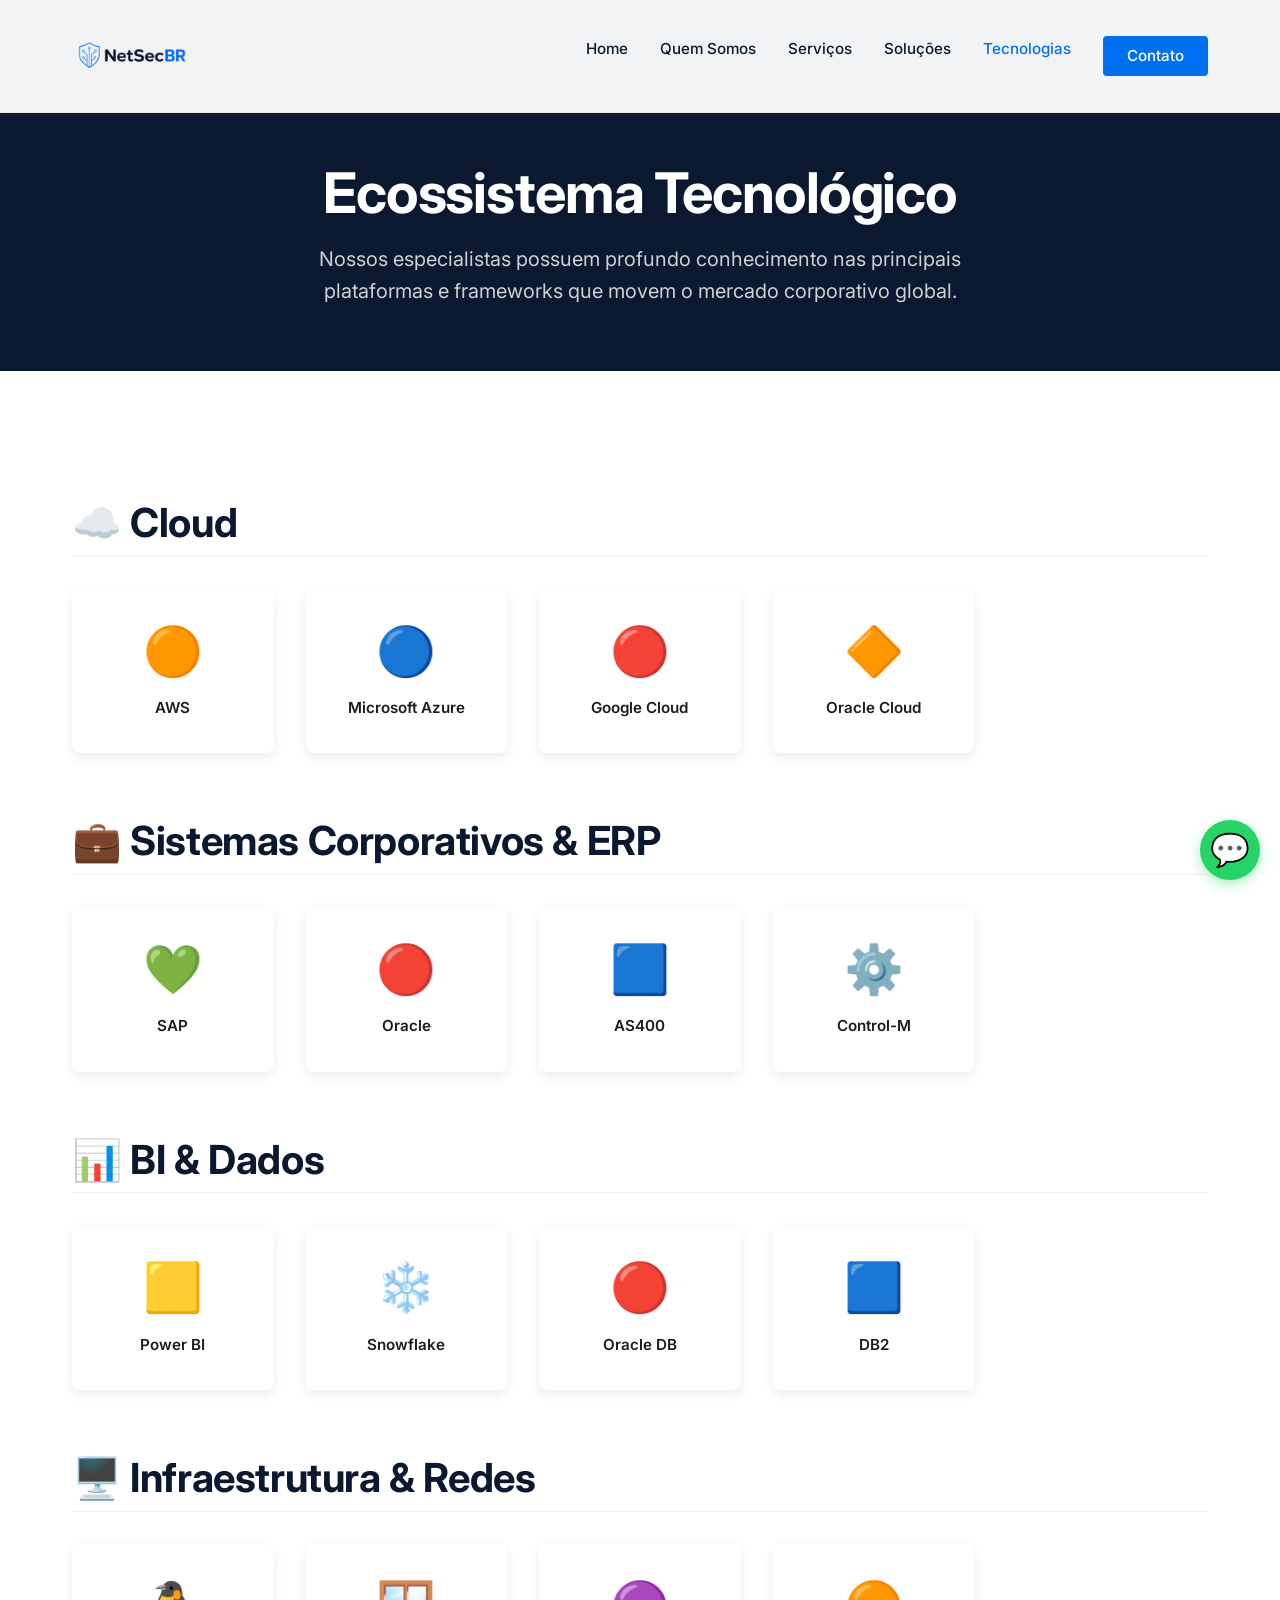
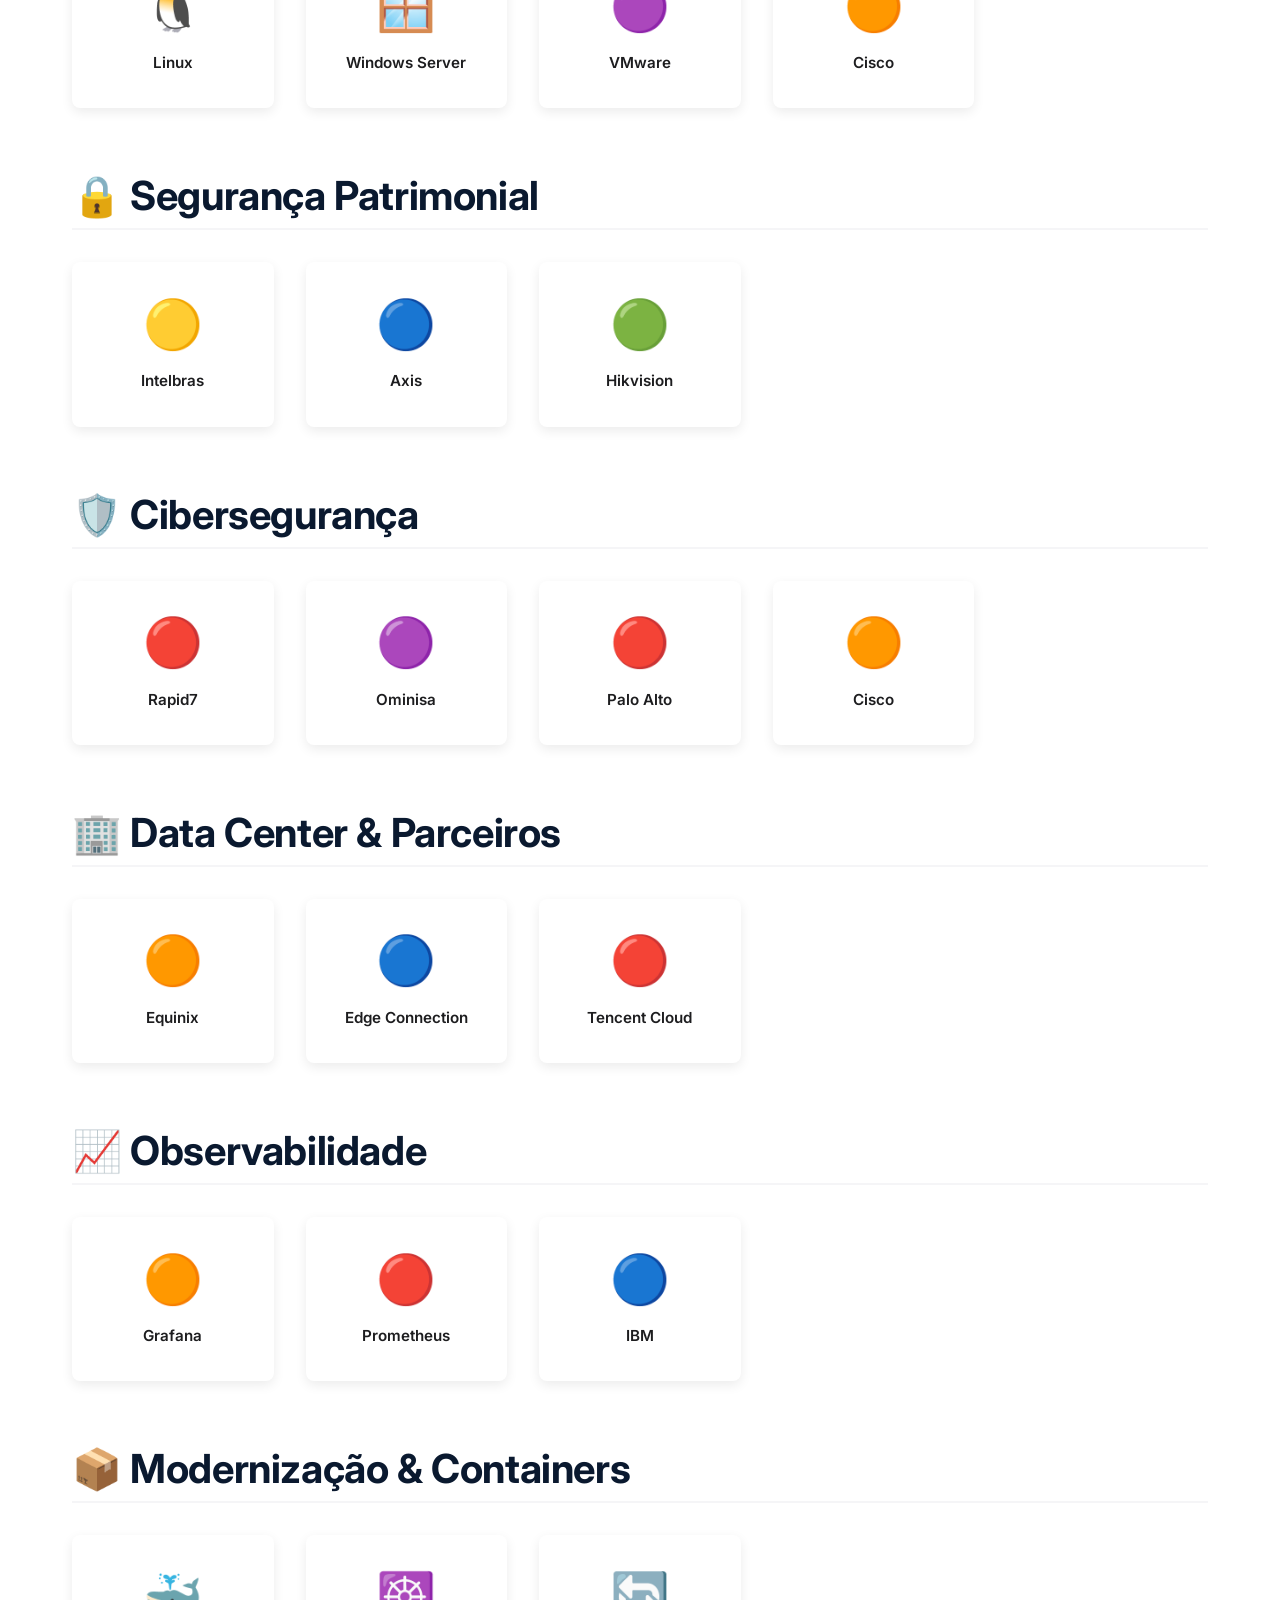
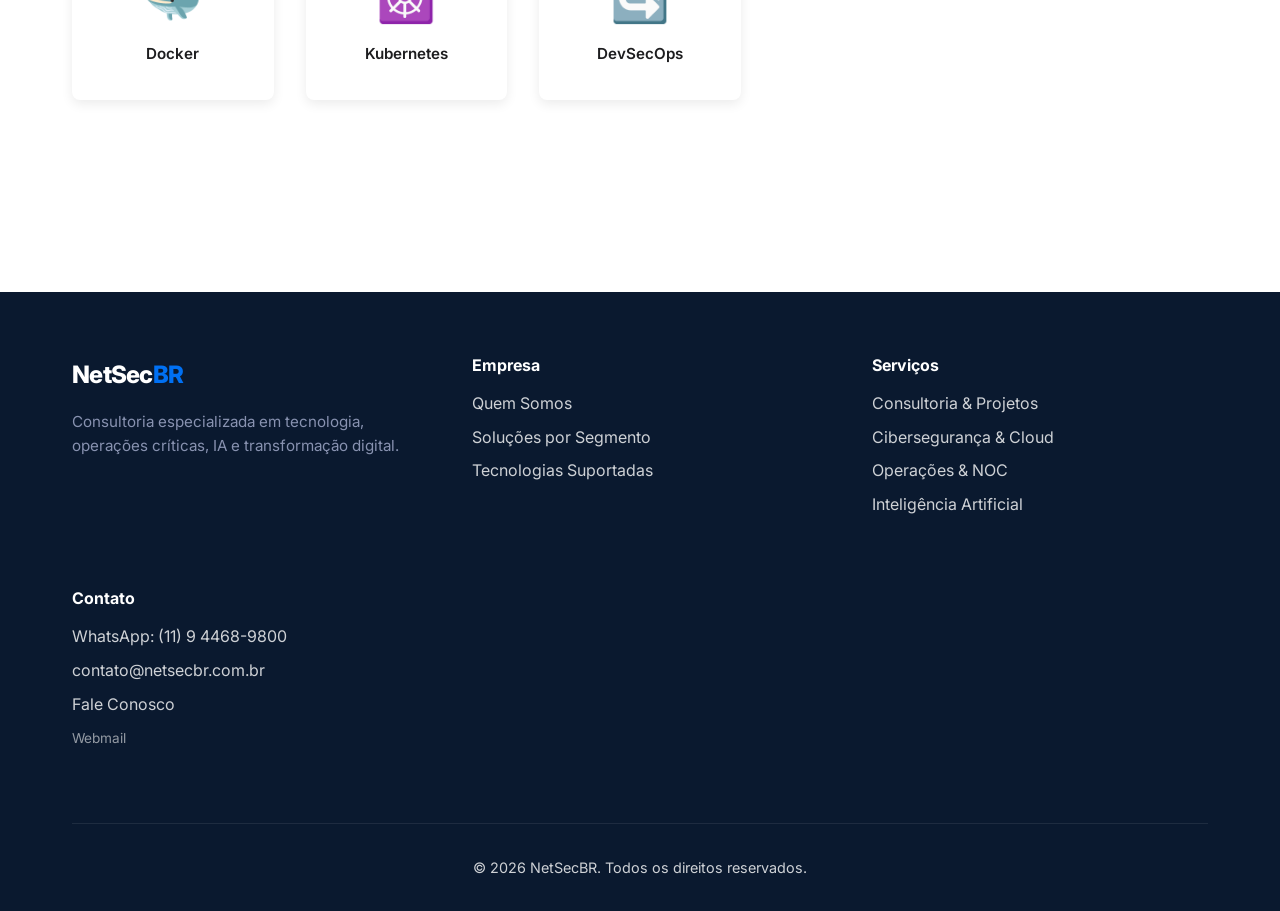
<file: website/tecnologias.html>
<!DOCTYPE html>
<html lang="pt-BR">
<head>
    <meta charset="UTF-8">
    <meta name="viewport" content="width=device-width, initial-scale=1.0">
    <title>Tecnologias Suportadas | NetSecBR</title>
    <meta name="description" content="Ecossistema tecnológico suportado pela NetSecBR: AWS, Azure, SAP, Oracle, e mais.">
    <link href="https://fonts.googleapis.com/css2?family=Inter:wght@400;500;600;700;800&display=swap" rel="stylesheet">
    <link rel="stylesheet" href="assets/css/style.css">
    <style>
        .page-header {
            padding: 10rem 0 4rem;
            background-color: var(--color-primary);
            color: var(--color-white);
            text-align: center;
        }
        .page-header h1 { color: var(--color-white); }
        .page-header p { color: rgba(255,255,255,0.8); }
        
        .tech-category {
            margin-bottom: 4rem;
        }
        .tech-category h2 {
            border-bottom: 2px solid var(--color-light-gray);
            padding-bottom: 0.5rem;
            margin-bottom: 2rem;
            color: var(--color-primary);
        }
        .tech-grid {
            display: grid;
            grid-template-columns: repeat(auto-fill, minmax(180px, 1fr));
            gap: 2rem;
        }
        .tech-item {
            background: var(--color-white);
            padding: 2rem 1rem;
            text-align: center;
            border-radius: 8px;
            box-shadow: 0 4px 12px rgba(0,0,0,0.08);
            font-weight: 600;
            color: var(--color-dark-gray);
            transition: all var(--transition-fast);
            border-bottom: 3px solid transparent;
        }
        .tech-item:hover {
            border-bottom-color: var(--color-secondary);
            transform: translateY(-4px);
            box-shadow: 0 8px 20px rgba(0,0,0,0.12);
        }
        .tech-logo {
            font-size: 3rem;
            margin-bottom: 1rem;
            height: 60px;
            display: flex;
            align-items: center;
            justify-content: center;
        }
        .tech-name {
            font-size: 0.95rem;
            line-height: 1.4;
        }
    </style>
</head>
<body>

    <header class="header">
        <div class="container nav-container">
            <a href="index.html" class="logo"><img src="assets/logos/logo_netsecbr.png" alt="NetSecBR" style="height: 80px; vertical-align: middle;"></a>
            <button class="menu-toggle">&#9776;</button>
            <nav>
                <ul class="nav-links">
                    <li><a href="index.html">Home</a></li>
                    <li><a href="sobre.html">Quem Somos</a></li>
                    <li><a href="servicos.html">Serviços</a></li>
                    <li><a href="solucoes.html">Soluções</a></li>
                    <li><a href="tecnologias.html" style="color: var(--color-secondary);">Tecnologias</a></li>
                    <li><a href="contato.html" class="btn btn-primary" style="padding: 0.5rem 1.5rem; color: white;">Contato</a></li>
                </ul>
            </nav>
        </div>
    </header>

    <div class="page-header">
        <div class="container">
            <h1>Ecossistema Tecnológico</h1>
            <p style="max-width: 700px; margin: 0 auto; font-size: 1.25rem;">Nossos especialistas possuem profundo conhecimento nas principais plataformas e frameworks que movem o mercado corporativo global.</p>
        </div>
    </div>

    <section class="section">
        <div class="container">
            
            <!-- Cloud -->
            <div class="tech-category">
                <h2>☁️ Cloud</h2>
                <div class="tech-grid">
                    <div class="tech-item">
                        <div class="tech-logo">🟠</div>
                        <div class="tech-name">AWS</div>
                    </div>
                    <div class="tech-item">
                        <div class="tech-logo">🔵</div>
                        <div class="tech-name">Microsoft Azure</div>
                    </div>
                    <div class="tech-item">
                        <div class="tech-logo">🔴</div>
                        <div class="tech-name">Google Cloud</div>
                    </div>
                    <div class="tech-item">
                        <div class="tech-logo">🔶</div>
                        <div class="tech-name">Oracle Cloud</div>
                    </div>
                </div>
            </div>

            <!-- ERP -->
            <div class="tech-category">
                <h2>💼 Sistemas Corporativos & ERP</h2>
                <div class="tech-grid">
                    <div class="tech-item">
                        <div class="tech-logo">💚</div>
                        <div class="tech-name">SAP</div>
                    </div>
                    <div class="tech-item">
                        <div class="tech-logo">🔴</div>
                        <div class="tech-name">Oracle</div>
                    </div>
                    <div class="tech-item">
                        <div class="tech-logo">🟦</div>
                        <div class="tech-name">AS400</div>
                    </div>
                    <div class="tech-item">
                        <div class="tech-logo">⚙️</div>
                        <div class="tech-name">Control-M</div>
                    </div>
                </div>
            </div>

            <!-- BI & Dados -->
            <div class="tech-category">
                <h2>📊 BI & Dados</h2>
                <div class="tech-grid">
                    <div class="tech-item">
                        <div class="tech-logo">🟨</div>
                        <div class="tech-name">Power BI</div>
                    </div>
                    <div class="tech-item">
                        <div class="tech-logo">❄️</div>
                        <div class="tech-name">Snowflake</div>
                    </div>
                    <div class="tech-item">
                        <div class="tech-logo">🔴</div>
                        <div class="tech-name">Oracle DB</div>
                    </div>
                    <div class="tech-item">
                        <div class="tech-logo">🟦</div>
                        <div class="tech-name">DB2</div>
                    </div>
                </div>
            </div>

            <!-- Infraestrutura & Redes -->
            <div class="tech-category">
                <h2>🖥️ Infraestrutura & Redes</h2>
                <div class="tech-grid">
                    <div class="tech-item">
                        <div class="tech-logo">🐧</div>
                        <div class="tech-name">Linux</div>
                    </div>
                    <div class="tech-item">
                        <div class="tech-logo">🪟</div>
                        <div class="tech-name">Windows Server</div>
                    </div>
                    <div class="tech-item">
                        <div class="tech-logo">🟣</div>
                        <div class="tech-name">VMware</div>
                    </div>
                    <div class="tech-item">
                        <div class="tech-logo">🟠</div>
                        <div class="tech-name">Cisco</div>
                    </div>
                </div>
            </div>

            <!-- Segurança Patrimonial -->
            <div class="tech-category">
                <h2>🔒 Segurança Patrimonial</h2>
                <div class="tech-grid">
                    <div class="tech-item">
                        <div class="tech-logo">🟡</div>
                        <div class="tech-name">Intelbras</div>
                    </div>
                    <div class="tech-item">
                        <div class="tech-logo">🔵</div>
                        <div class="tech-name">Axis</div>
                    </div>
                    <div class="tech-item">
                        <div class="tech-logo">🟢</div>
                        <div class="tech-name">Hikvision</div>
                    </div>
                </div>
            </div>

            <!-- Cibersegurança -->
            <div class="tech-category">
                <h2>🛡️ Cibersegurança</h2>
                <div class="tech-grid">
                    <div class="tech-item">
                        <div class="tech-logo">🔴</div>
                        <div class="tech-name">Rapid7</div>
                    </div>
                    <div class="tech-item">
                        <div class="tech-logo">🟣</div>
                        <div class="tech-name">Ominisa</div>
                    </div>
                    <div class="tech-item">
                        <div class="tech-logo">🔴</div>
                        <div class="tech-name">Palo Alto</div>
                    </div>
                    <div class="tech-item">
                        <div class="tech-logo">🟠</div>
                        <div class="tech-name">Cisco</div>
                    </div>
                </div>
            </div>

            <!-- Data Center & Parceiros -->
            <div class="tech-category">
                <h2>🏢 Data Center & Parceiros</h2>
                <div class="tech-grid">
                    <div class="tech-item">
                        <div class="tech-logo">🟠</div>
                        <div class="tech-name">Equinix</div>
                    </div>
                    <div class="tech-item">
                        <div class="tech-logo">🔵</div>
                        <div class="tech-name">Edge Connection</div>
                    </div>
                    <div class="tech-item">
                        <div class="tech-logo">🔴</div>
                        <div class="tech-name">Tencent Cloud</div>
                    </div>
                </div>
            </div>

            <!-- Observabilidade -->
            <div class="tech-category">
                <h2>📈 Observabilidade</h2>
                <div class="tech-grid">
                    <div class="tech-item">
                        <div class="tech-logo">🟠</div>
                        <div class="tech-name">Grafana</div>
                    </div>
                    <div class="tech-item">
                        <div class="tech-logo">🔴</div>
                        <div class="tech-name">Prometheus</div>
                    </div>
                    <div class="tech-item">
                        <div class="tech-logo">🔵</div>
                        <div class="tech-name">IBM</div>
                    </div>
                </div>
            </div>

            <!-- Modernização & Containers -->
            <div class="tech-category">
                <h2>📦 Modernização & Containers</h2>
                <div class="tech-grid">
                    <div class="tech-item">
                        <div class="tech-logo">🐳</div>
                        <div class="tech-name">Docker</div>
                    </div>
                    <div class="tech-item">
                        <div class="tech-logo">☸️</div>
                        <div class="tech-name">Kubernetes</div>
                    </div>
                    <div class="tech-item">
                        <div class="tech-logo">🔄</div>
                        <div class="tech-name">DevSecOps</div>
                    </div>
                </div>
            </div>

        </div>
    </section>

    <!-- Footer reduzido -->
    <footer class="footer">
        <div class="container">
            <div class="footer-grid">
                <div class="footer-col">
                    <a href="index.html" class="logo" style="color: white;">NetSec<span style="color: var(--color-secondary);">BR</span></a>
                    <p style="margin-top: 1rem; font-size: 0.95rem;">Consultoria especializada em tecnologia, operações críticas, IA e transformação digital.</p>
                </div>
                <div class="footer-col">
                    <h4>Empresa</h4>
                    <ul>
                        <li><a href="sobre.html">Quem Somos</a></li>
                        <li><a href="solucoes.html">Soluções por Segmento</a></li>
                        <li><a href="tecnologias.html">Tecnologias Suportadas</a></li>
                    </ul>
                </div>
                <div class="footer-col">
                    <h4>Serviços</h4>
                    <ul>
                        <li><a href="servicos.html">Consultoria & Projetos</a></li>
                        <li><a href="servicos.html">Cibersegurança & Cloud</a></li>
                        <li><a href="servicos.html">Operações & NOC</a></li>
                        <li><a href="servicos.html">Inteligência Artificial</a></li>
                    </ul>
                </div>
                <div class="footer-col">
                    <h4>Contato</h4>
                    <ul>
                        <li><a href="https://wa.me/5511944689800" target="_blank">WhatsApp: (11) 9 4468-9800</a></li>
                        <li><a href="mailto:contato@netsecbr.com.br">contato@netsecbr.com.br</a></li>
                        <li><a href="contato.html">Fale Conosco</a></li>
                        <li><a href="https://titan.hostgator.com.br/login/" target="_blank" style="font-size: 0.85rem; opacity: 0.7;">Webmail</a></li>
                    </ul>
                </div>
            </div>
            <div class="footer-bottom">
                &copy; 2026 NetSecBR. Todos os direitos reservados.
            </div>
        </div>
    </footer>

    <script src="assets/js/whatsapp.js"></script>
    <script src="assets/js/menu.js"></script>
</body>
</html>
</file>
<file: website/assets/css/style.css>
/* ==========================================================================
   NetSecBR - Estilos Globais
   ========================================================================== */

:root {
    /* Paleta de Cores */
    --color-primary: #0A192F; /* Azul Escuro */
    --color-secondary: #0070F3; /* Azul Tecnológico */
    --color-white: #FFFFFF;
    --color-light-gray: #F5F5F7;
    --color-gray: #8892B0;
    --color-dark-gray: #1D1D1F;
    
    /* Tipografia */
    --font-primary: 'Inter', -apple-system, BlinkMacSystemFont, "Segoe UI", Roboto, Helvetica, Arial, sans-serif;
    
    /* Espaçamentos */
    --spacing-xs: 0.5rem;
    --spacing-sm: 1rem;
    --spacing-md: 2rem;
    --spacing-lg: 4rem;
    --spacing-xl: 8rem;
    
    /* Transições */
    --transition-fast: 0.2s ease;
}

* {
    margin: 0;
    padding: 0;
    box-sizing: border-box;
}

body {
    font-family: var(--font-primary);
    color: var(--color-dark-gray);
    background-color: var(--color-white);
    line-height: 1.6;
    -webkit-font-smoothing: antialiased;
}

/* ==========================================================================
   Tipografia
   ========================================================================== */

h1, h2, h3, h4, h5, h6 {
    color: var(--color-primary);
    font-weight: 700;
    line-height: 1.2;
    margin-bottom: var(--spacing-sm);
}

h1 { font-size: 3.5rem; letter-spacing: -0.02em; }
h2 { font-size: 2.5rem; letter-spacing: -0.01em; }
h3 { font-size: 1.75rem; }

p {
    margin-bottom: var(--spacing-sm);
    color: var(--color-gray);
    font-size: 1.125rem;
}

a {
    color: var(--color-secondary);
    text-decoration: none;
    transition: color var(--transition-fast);
}

a:hover {
    color: var(--color-primary);
}

/* ==========================================================================
   Layout & Componentes
   ========================================================================== */

.container {
    width: 100%;
    max-width: 1200px;
    margin: 0 auto;
    padding: 0 var(--spacing-md);
}

.section {
    padding: var(--spacing-xl) 0;
}

.section-light {
    background-color: var(--color-light-gray);
}

.section-dark {
    background-color: var(--color-primary);
    color: var(--color-white);
}

.section-dark h2, 
.section-dark h3, 
.section-dark p {
    color: var(--color-white);
}

.section-dark p {
    opacity: 0.8;
}

/* Botões */
.btn {
    display: inline-block;
    padding: 1rem 2rem;
    font-weight: 600;
    border-radius: 4px;
    transition: all var(--transition-fast);
    cursor: pointer;
    border: none;
    font-size: 1rem;
}

.btn-primary {
    background-color: var(--color-secondary);
    color: var(--color-white);
}

.btn-primary:hover {
    background-color: var(--color-primary);
    color: var(--color-white);
    transform: translateY(-2px);
    box-shadow: 0 4px 12px rgba(0, 112, 243, 0.3);
}

.btn-outline {
    background-color: transparent;
    color: var(--color-secondary);
    border: 2px solid var(--color-secondary);
}

.btn-outline:hover {
    background-color: var(--color-secondary);
    color: var(--color-white);
}

/* ==========================================================================
   Navegação
   ========================================================================== */

.header {
    position: fixed;
    top: 0;
    left: 0;
    width: 100%;
    background-color: rgba(255, 255, 255, 0.95);
    backdrop-filter: blur(10px);
    z-index: 1000;
    border-bottom: 1px solid rgba(0,0,0,0.05);
    padding: var(--spacing-sm) 0;
}

.nav-container {
    display: flex;
    justify-content: space-between;
    align-items: center;
}

.logo {
    font-size: 1.5rem;
    font-weight: 800;
    color: var(--color-primary);
    letter-spacing: -0.03em;
    display: flex;
    align-items: center;
}

.logo span {
    color: var(--color-secondary);
}

.nav-links {
    display: flex;
    gap: var(--spacing-md);
    list-style: none;
}

.nav-links a {
    color: var(--color-primary);
    font-weight: 500;
    font-size: 0.95rem;
}

.nav-links a:hover {
    color: var(--color-secondary);
}

.menu-toggle {
    display: none;
    background: none;
    border: none;
    font-size: 1.5rem;
    cursor: pointer;
    color: var(--color-primary);
    padding: 0.5rem;
    z-index: 1001;
}

/* ==========================================================================
   Footer
   ========================================================================== */

.footer {
    background-color: var(--color-primary);
    color: var(--color-white);
    padding: var(--spacing-lg) 0 var(--spacing-md);
}

.footer-grid {
    display: grid;
    grid-template-columns: repeat(auto-fit, minmax(250px, 1fr));
    gap: var(--spacing-lg);
    margin-bottom: var(--spacing-lg);
}

.footer-col h4 {
    color: var(--color-white);
    margin-bottom: 1rem;
}

.footer-col ul {
    list-style: none;
}

.footer-col ul li {
    margin-bottom: 0.5rem;
}

.footer-col a {
    color: rgba(255,255,255,0.8);
}

.footer-col a:hover {
    color: var(--color-secondary);
}

.footer-bottom {
    text-align: center;
    padding-top: var(--spacing-md);
    border-top: 1px solid rgba(255,255,255,0.1);
    font-size: 0.9rem;
    opacity: 0.8;
}

.plus {
    color: var(--color-secondary);
}

/* Botão Flutuante WhatsApp */
.whatsapp-button {
    position: fixed;
    bottom: 20px;
    right: 20px;
    width: 60px;
    height: 60px;
    background-color: #25D366;
    border-radius: 50%;
    display: flex;
    align-items: center;
    justify-content: center;
    font-size: 2rem;
    box-shadow: 0 4px 12px rgba(37, 211, 102, 0.4);
    transition: all 0.3s ease;
    z-index: 999;
    text-decoration: none;
}

.whatsapp-button:hover {
    background-color: #20BA5A;
    transform: scale(1.1);
    box-shadow: 0 6px 16px rgba(37, 211, 102, 0.6);
}

@media (max-width: 768px) {
    .whatsapp-button {
        width: 50px;
        height: 50px;
        font-size: 1.5rem;
        bottom: 15px;
        right: 15px;
    }
}

/* ==========================================================================
   Responsive Design - Tablet (768px e abaixo)
   ========================================================================== */

@media (max-width: 768px) {
    h1 { font-size: 2rem; }
    h2 { font-size: 1.5rem; }
    h3 { font-size: 1.25rem; }
    p { font-size: 1rem; }
    
    .menu-toggle {
        display: block;
    }
    
    .nav-links {
        position: fixed;
        top: 70px;
        left: 0;
        right: 0;
        background-color: rgba(255, 255, 255, 0.98);
        flex-direction: column;
        gap: 0;
        max-height: 0;
        overflow: hidden;
        transition: max-height 0.3s ease;
        list-style: none;
        padding: 0;
        border-bottom: 1px solid rgba(0,0,0,0.05);
    }
    
    .nav-links.active {
        max-height: 400px;
        padding: 1rem 0;
    }
    
    .nav-links li {
        padding: 0.75rem 1rem;
        border-bottom: 1px solid rgba(0,0,0,0.05);
    }
    
    .nav-links a {
        display: block;
    }
    
    .section {
        padding: var(--spacing-lg) 0;
    }
    
    .container {
        padding: 0 var(--spacing-sm);
    }
    
    .header {
        padding: var(--spacing-xs) 0;
    }
    
    .logo img {
        height: 50px !important;
    }
    
    body {
        padding-top: 80px;
    }
}

/* ==========================================================================
   Responsive Design - Mobile (480px e abaixo)
   ========================================================================== */

@media (max-width: 480px) {
    h1 { font-size: 1.75rem; }
    h2 { font-size: 1.25rem; }
    h3 { font-size: 1rem; }
    p { font-size: 0.95rem; }
    
    .section {
        padding: var(--spacing-md) 0;
    }
    
    .btn {
        padding: 0.75rem 1.5rem;
        font-size: 0.9rem;
    }
    
    .container {
        padding: 0 var(--spacing-xs);
    }
    
    .logo img {
        height: 40px !important;
    }
}
</file>
